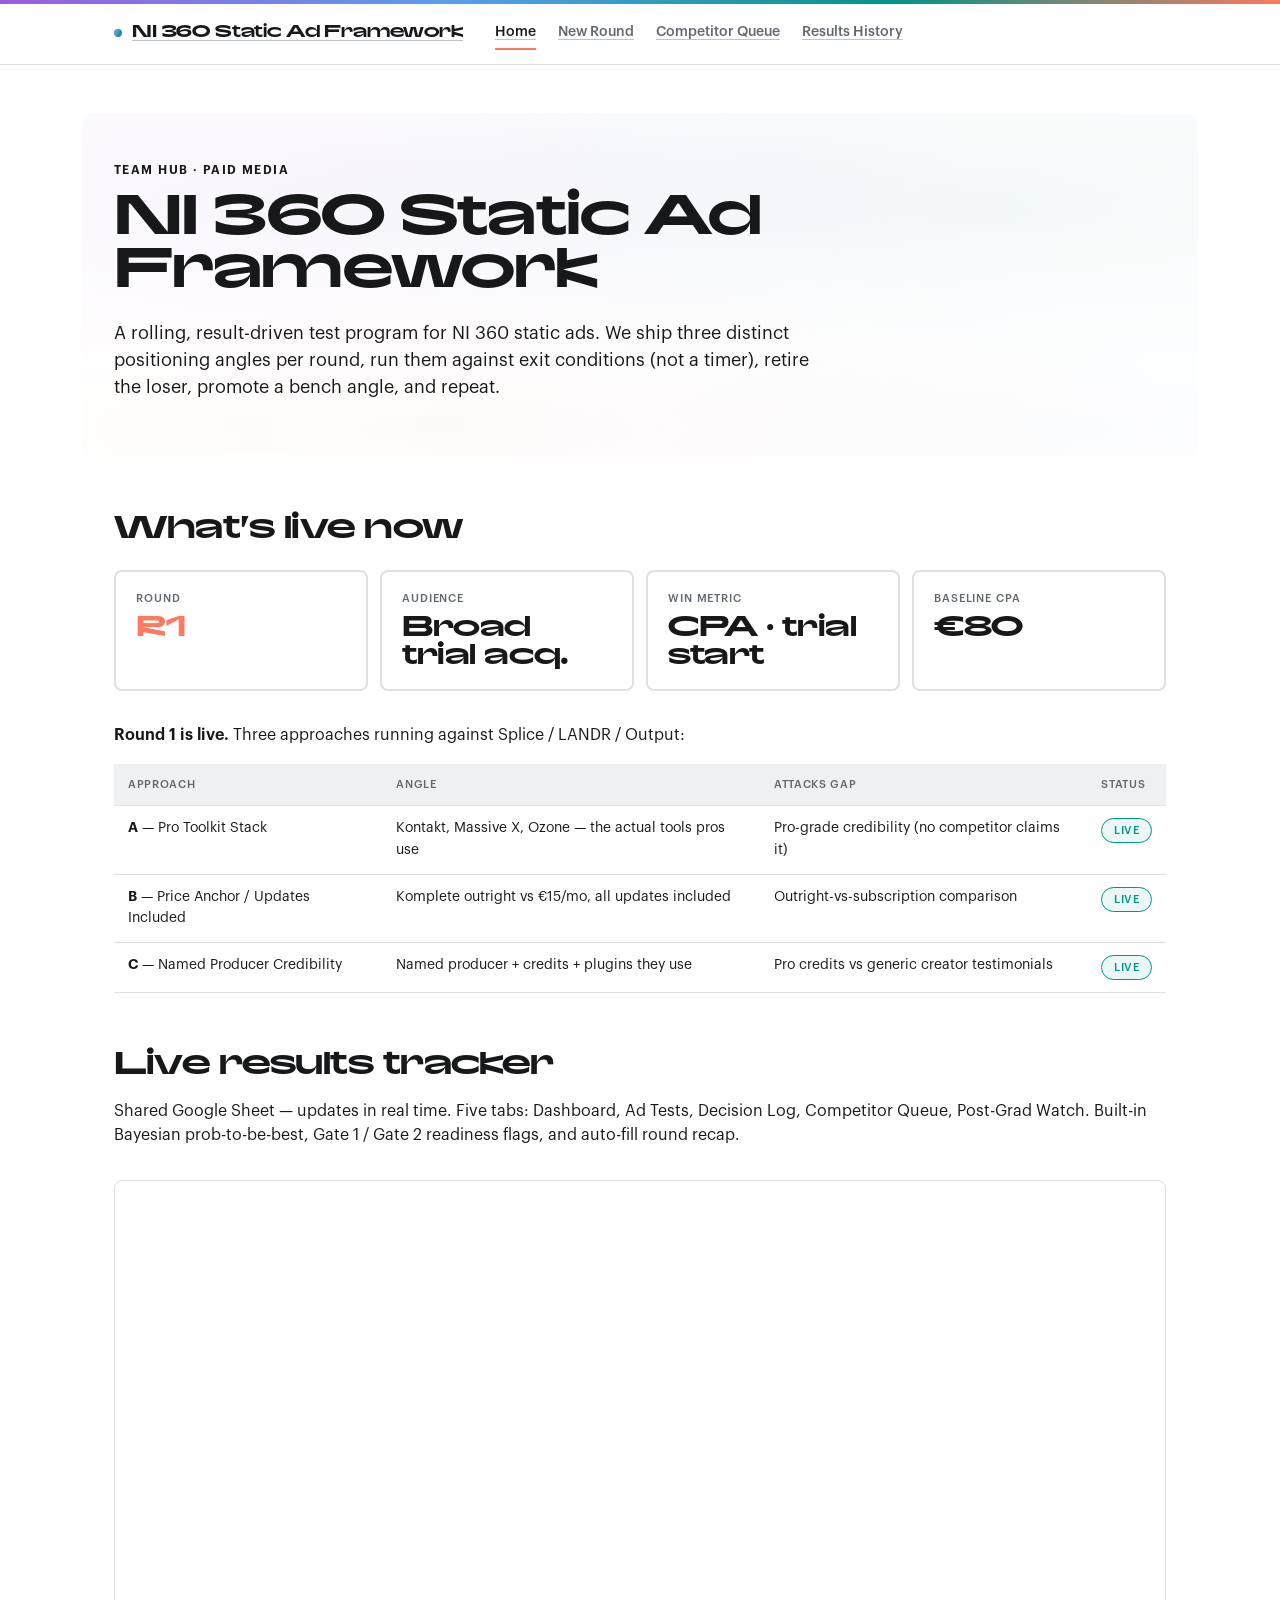
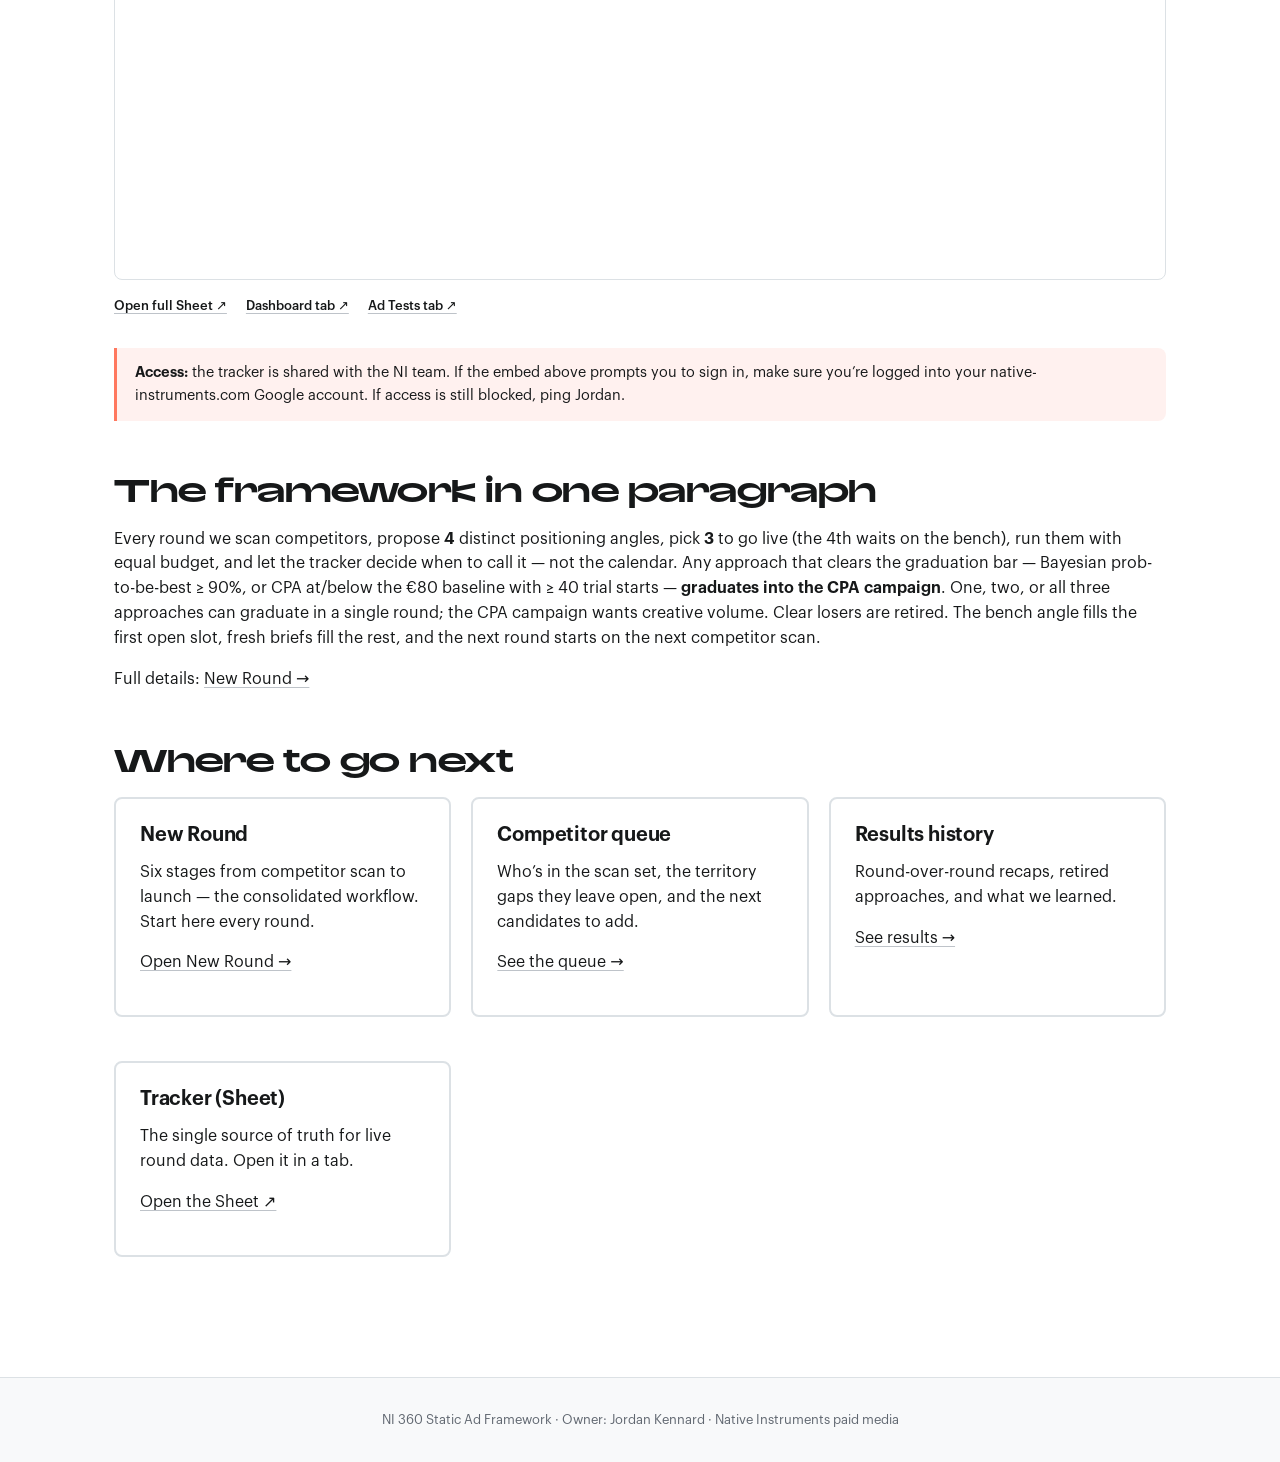
<file: index.html>
<!DOCTYPE html>
<html lang="en">
<head>
<meta charset="UTF-8">
<meta name="viewport" content="width=device-width, initial-scale=1.0">
<title>NI 360 Static Ad Framework</title>
<link rel="stylesheet" href="assets/style.css">
</head>
<body>

<header class="site">
  <div class="wrap">
    <a class="brand" href="index.html"><span class="dot"></span>NI 360 Static Ad Framework</a>
    <nav>
      <a href="index.html" class="active">Home</a>
      <a href="round.html">New Round</a>
      <a href="competitor.html">Competitor Queue</a>
      <a href="results.html">Results History</a>
    </nav>
  </div>
</header>

<main>

<section class="hero">
  <div class="eyebrow">Team hub · Paid media</div>
  <h1>NI 360 Static Ad Framework</h1>
  <p class="lede">A rolling, result-driven test program for NI 360 static ads. We ship three distinct positioning angles per round, run them against exit conditions (not a timer), retire the loser, promote a bench angle, and repeat.</p>
</section>

<h2>What&rsquo;s live now</h2>

<div class="kpis">
  <div class="kpi">
    <div class="label">Round</div>
    <div class="value accent">R1</div>
  </div>
  <div class="kpi">
    <div class="label">Audience</div>
    <div class="value">Broad trial acq.</div>
  </div>
  <div class="kpi">
    <div class="label">Win metric</div>
    <div class="value">CPA · trial start</div>
  </div>
  <div class="kpi">
    <div class="label">Baseline CPA</div>
    <div class="value">&euro;80</div>
  </div>
</div>

<p><strong>Round 1 is live.</strong> Three approaches running against Splice / LANDR / Output:</p>

<table>
  <thead>
    <tr>
      <th>Approach</th>
      <th>Angle</th>
      <th>Attacks gap</th>
      <th>Status</th>
    </tr>
  </thead>
  <tbody>
    <tr>
      <td><strong>A</strong> &mdash; Pro Toolkit Stack</td>
      <td>Kontakt, Massive X, Ozone &mdash; the actual tools pros use</td>
      <td>Pro-grade credibility (no competitor claims it)</td>
      <td><span class="pill pill-live">Live</span></td>
    </tr>
    <tr>
      <td><strong>B</strong> &mdash; Price Anchor / Updates Included</td>
      <td>Komplete outright vs &euro;15/mo, all updates included</td>
      <td>Outright-vs-subscription comparison</td>
      <td><span class="pill pill-live">Live</span></td>
    </tr>
    <tr>
      <td><strong>C</strong> &mdash; Named Producer Credibility</td>
      <td>Named producer + credits + plugins they use</td>
      <td>Pro credits vs generic creator testimonials</td>
      <td><span class="pill pill-live">Live</span></td>
    </tr>
  </tbody>
</table>

<h2>Live results tracker</h2>

<p>Shared Google Sheet &mdash; updates in real time. Five tabs: Dashboard, Ad Tests, Decision Log, Competitor Queue, Post-Grad Watch. Built-in Bayesian prob-to-be-best, Gate 1 / Gate 2 readiness flags, and auto-fill round recap.</p>

<iframe
  class="tracker-frame"
  src="https://docs.google.com/spreadsheets/d/1p_AmG7aTjeJiSifNN6ovVn6mrYgyHlk9WPwjsRECyRQ/preview?rm=minimal"
  title="NI 360 Results Tracker"
  loading="lazy"
  allowfullscreen>
</iframe>

<div class="tracker-links">
  <a href="https://docs.google.com/spreadsheets/d/1p_AmG7aTjeJiSifNN6ovVn6mrYgyHlk9WPwjsRECyRQ/edit" target="_blank" rel="noopener">Open full Sheet &#x2197;</a>
  <a href="https://docs.google.com/spreadsheets/d/1p_AmG7aTjeJiSifNN6ovVn6mrYgyHlk9WPwjsRECyRQ/edit?gid=0" target="_blank" rel="noopener">Dashboard tab &#x2197;</a>
  <a href="https://docs.google.com/spreadsheets/d/1p_AmG7aTjeJiSifNN6ovVn6mrYgyHlk9WPwjsRECyRQ/edit?gid=1357833521" target="_blank" rel="noopener">Ad Tests tab &#x2197;</a>
</div>

<div class="callout">
  <strong>Access:</strong> the tracker is shared with the NI team. If the embed above prompts you to sign in, make sure you&rsquo;re logged into your native-instruments.com Google account. If access is still blocked, ping Jordan.
</div>

<h2>The framework in one paragraph</h2>

<p>Every round we scan competitors, propose <strong>4</strong> distinct positioning angles, pick <strong>3</strong> to go live (the 4th waits on the bench), run them with equal budget, and let the tracker decide when to call it &mdash; not the calendar. Any approach that clears the graduation bar &mdash; Bayesian prob-to-be-best &ge; 90%, or CPA at/below the &euro;80 baseline with &ge; 40 trial starts &mdash; <strong>graduates into the CPA campaign</strong>. One, two, or all three approaches can graduate in a single round; the CPA campaign wants creative volume. Clear losers are retired. The bench angle fills the first open slot, fresh briefs fill the rest, and the next round starts on the next competitor scan.</p>

<p>Full details: <a href="round.html">New Round &rarr;</a></p>

<h2>Where to go next</h2>

<div class="grid-3">
  <div class="card">
    <h3>New Round</h3>
    <p>Six stages from competitor scan to launch &mdash; the consolidated workflow. Start here every round.</p>
    <p><a href="round.html">Open New Round &rarr;</a></p>
  </div>
  <div class="card">
    <h3>Competitor queue</h3>
    <p>Who&rsquo;s in the scan set, the territory gaps they leave open, and the next candidates to add.</p>
    <p><a href="competitor.html">See the queue &rarr;</a></p>
  </div>
  <div class="card">
    <h3>Results history</h3>
    <p>Round-over-round recaps, retired approaches, and what we learned.</p>
    <p><a href="results.html">See results &rarr;</a></p>
  </div>
  <div class="card">
    <h3>Tracker (Sheet)</h3>
    <p>The single source of truth for live round data. Open it in a tab.</p>
    <p><a href="https://docs.google.com/spreadsheets/d/1p_AmG7aTjeJiSifNN6ovVn6mrYgyHlk9WPwjsRECyRQ/edit" target="_blank" rel="noopener">Open the Sheet &#x2197;</a></p>
  </div>
</div>

</main>

<footer class="site">
  NI 360 Static Ad Framework &middot; Owner: Jordan Kennard &middot; Native Instruments paid media
</footer>

</body>
</html>
</file>
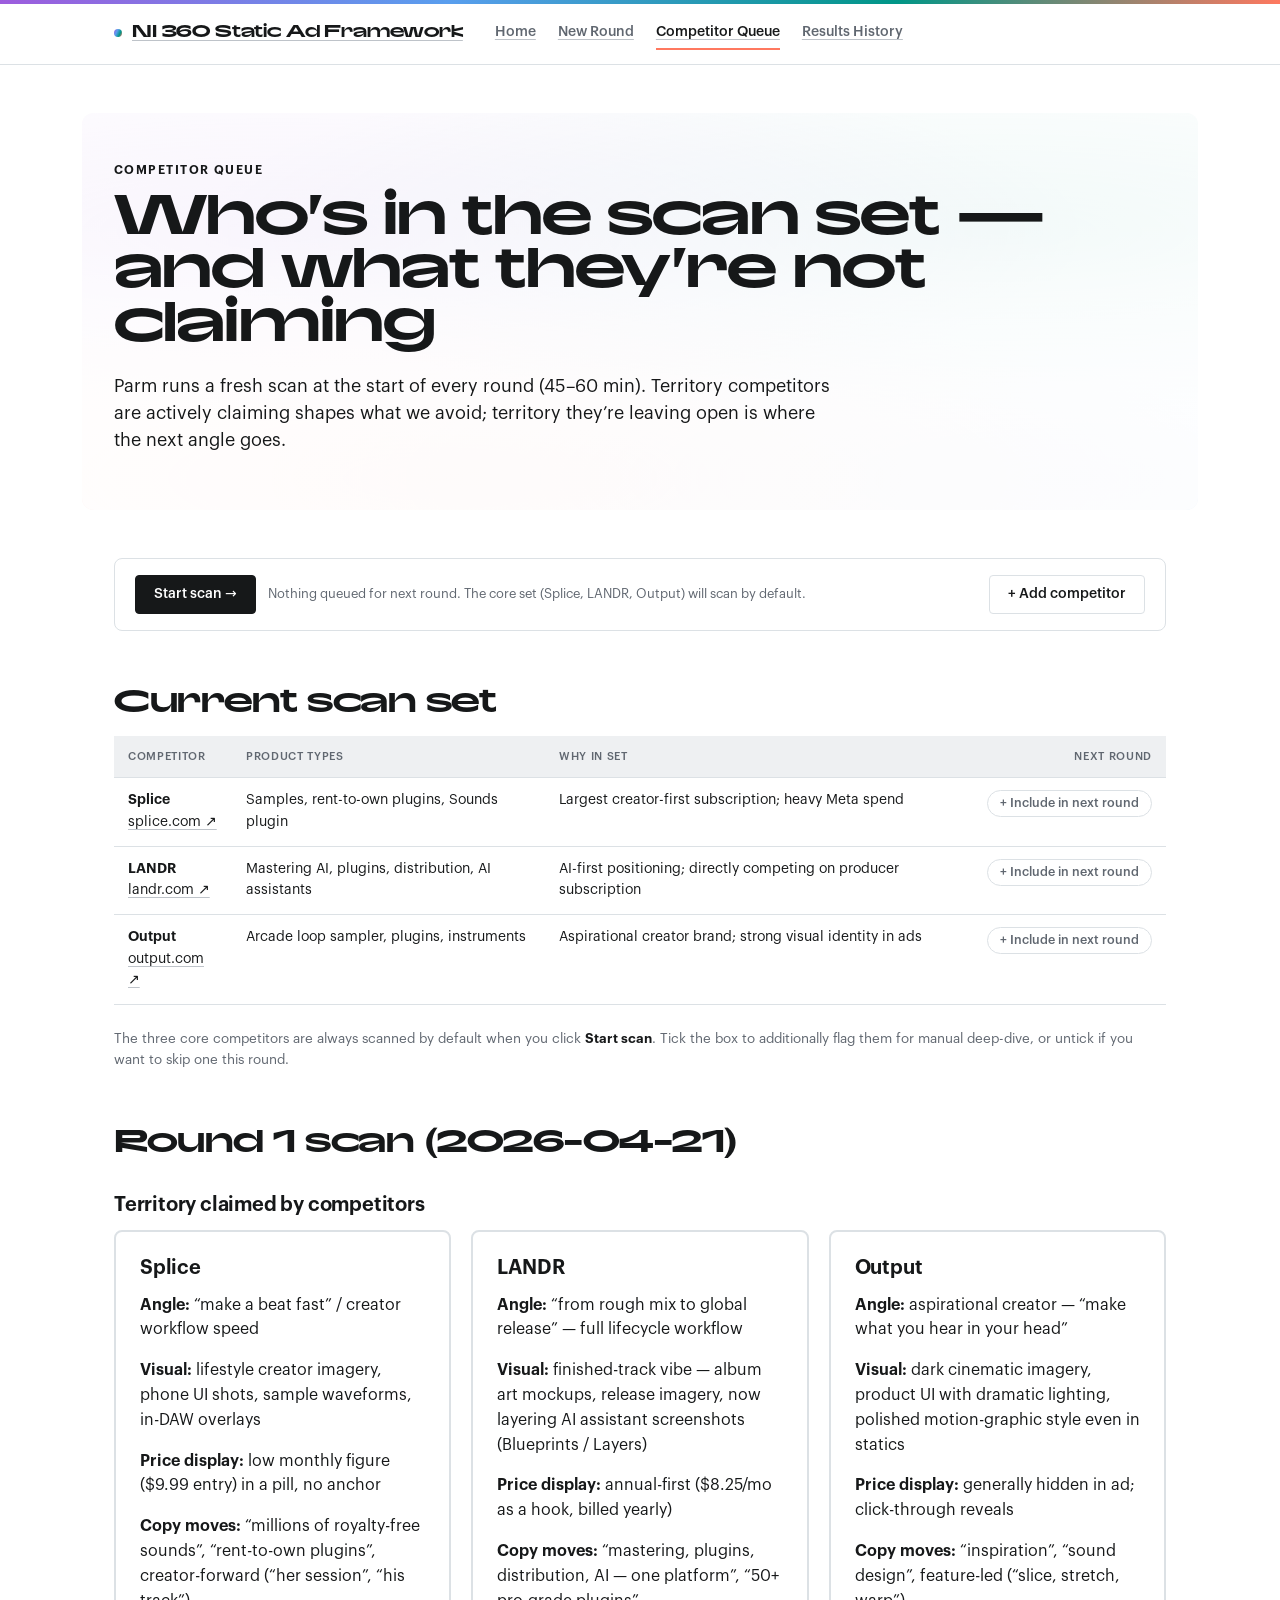
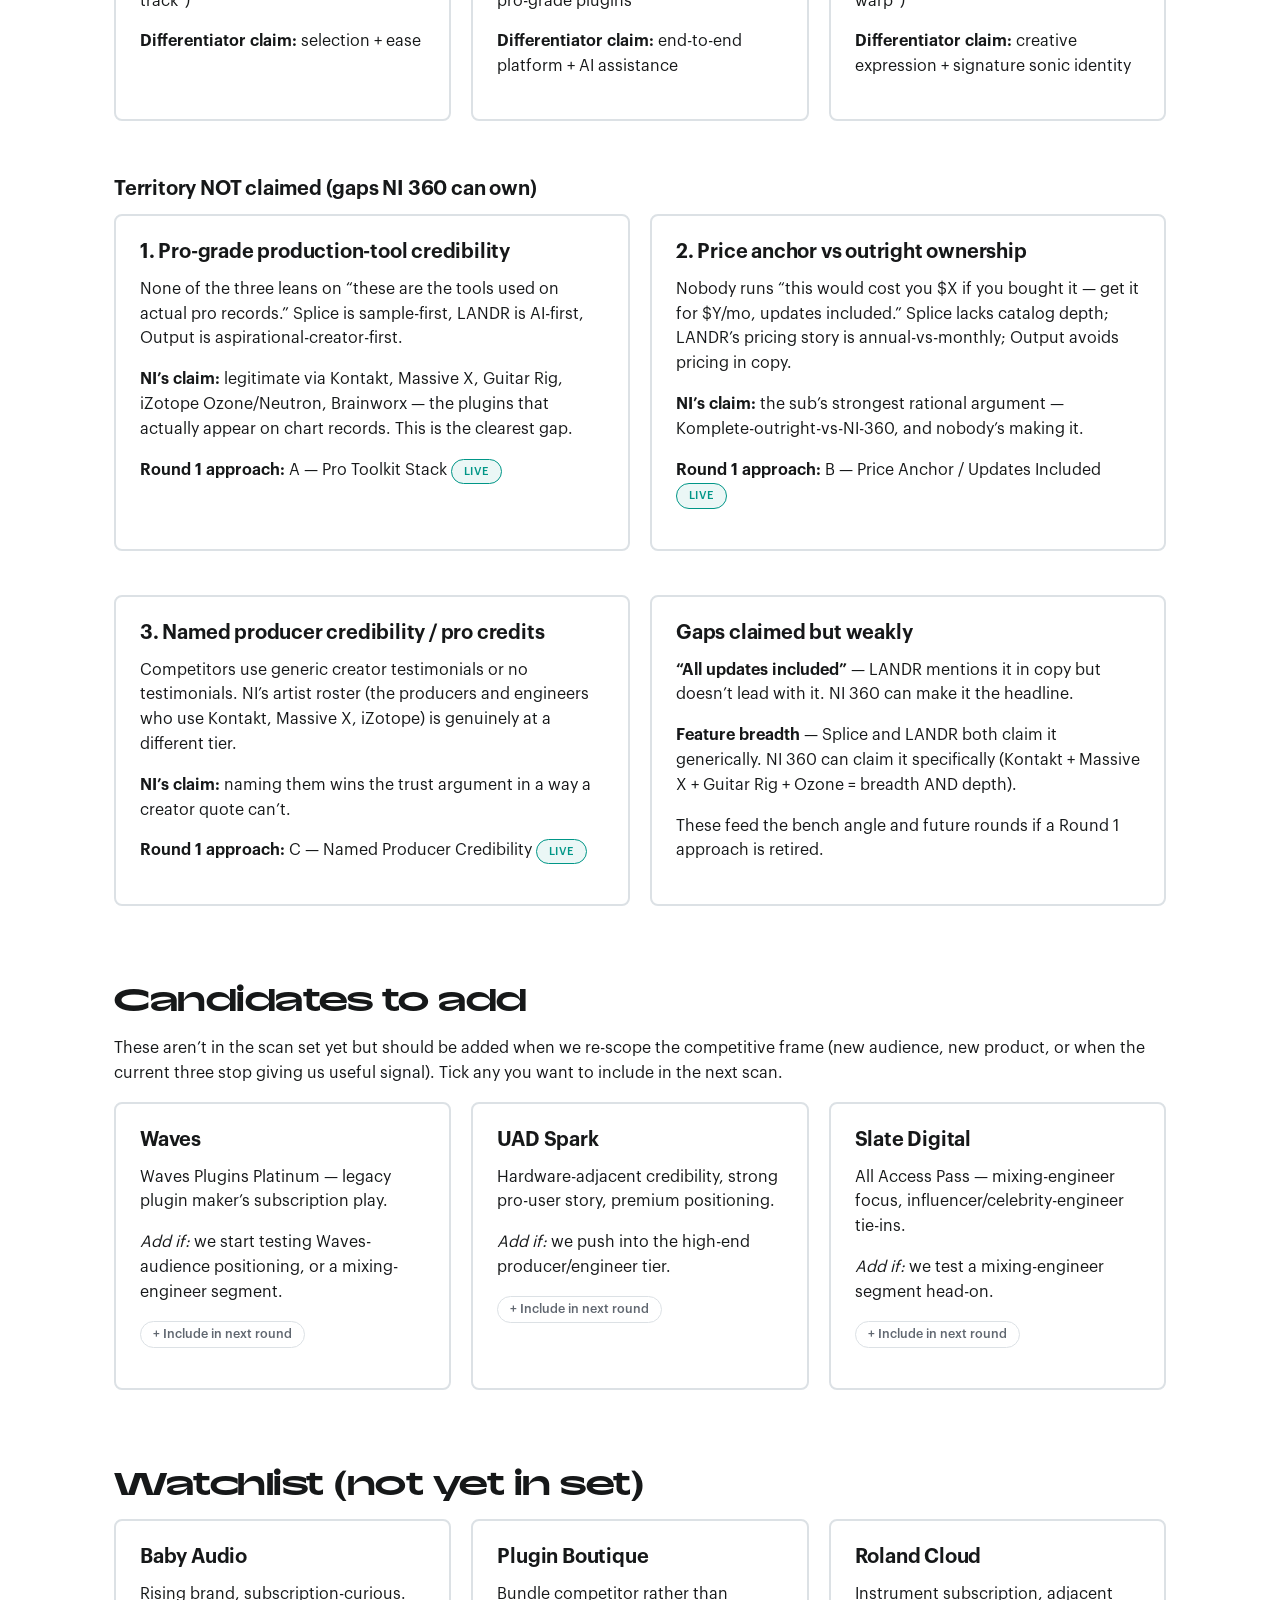
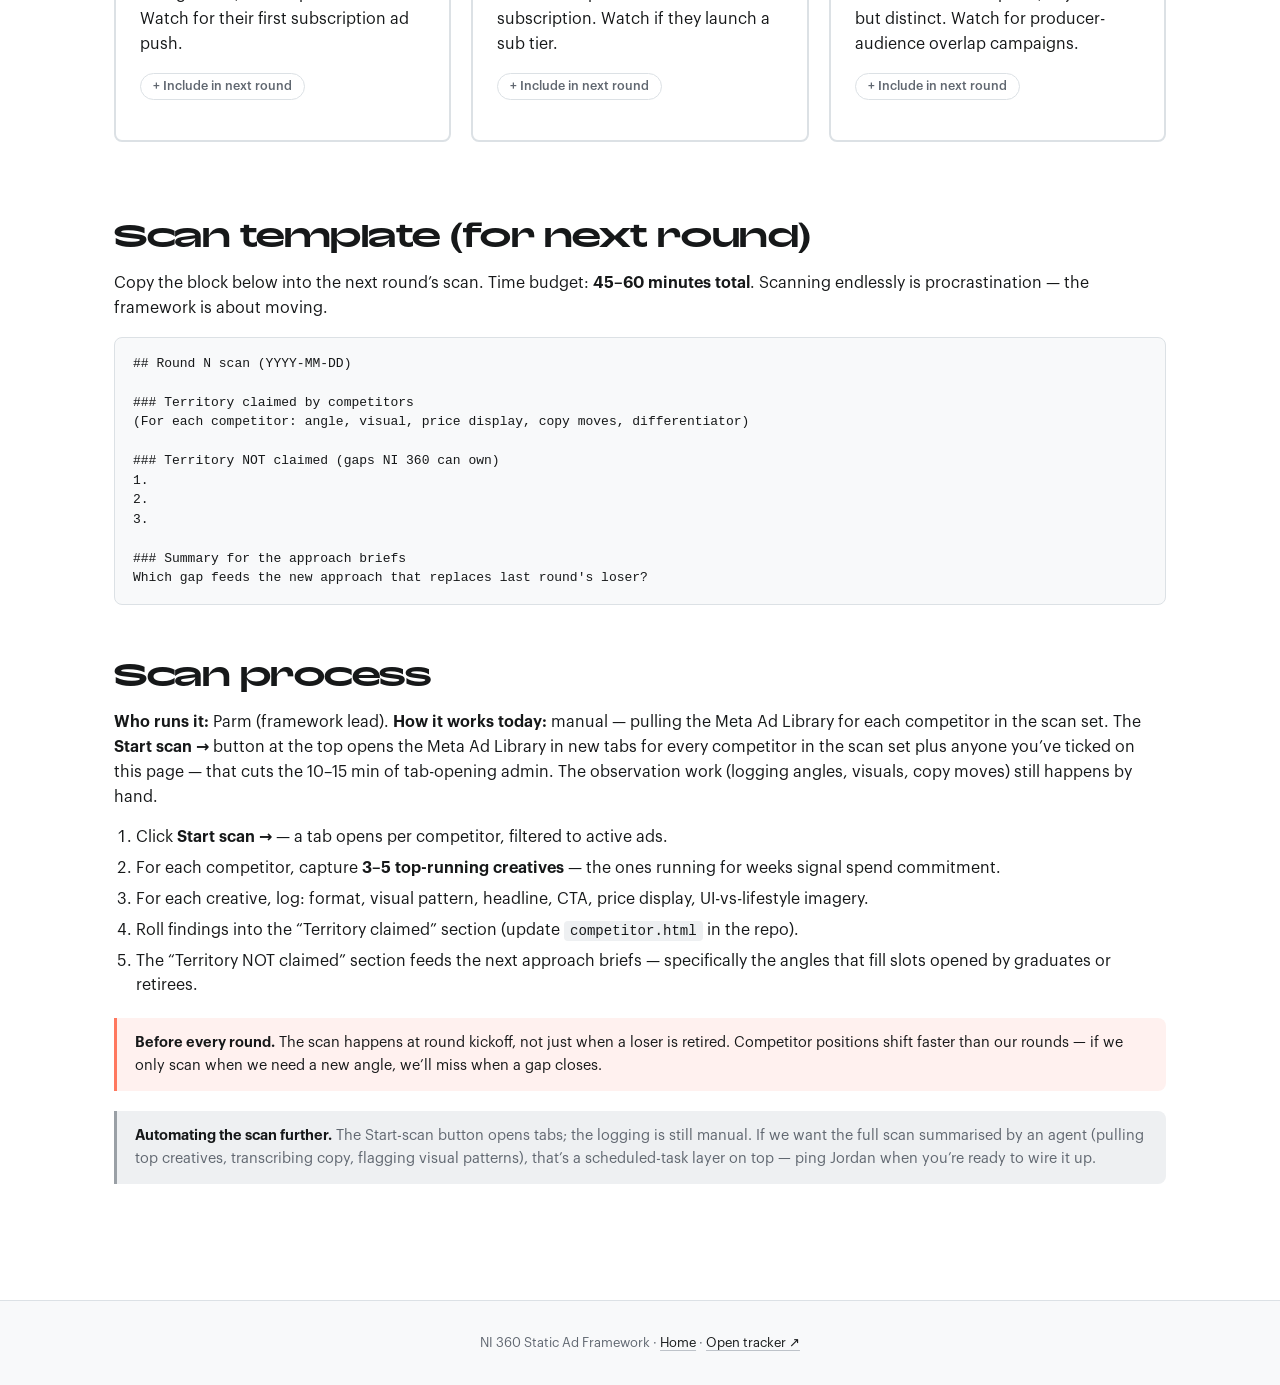
<file: competitor.html>
<!DOCTYPE html>
<html lang="en">
<head>
<meta charset="UTF-8">
<meta name="viewport" content="width=device-width, initial-scale=1.0">
<title>Competitor Queue · NI 360 Static Ad Framework</title>
<link rel="stylesheet" href="assets/style.css">
</head>
<body>

<header class="site">
  <div class="wrap">
    <a class="brand" href="index.html"><span class="dot"></span>NI 360 Static Ad Framework</a>
    <nav>
      <a href="index.html">Home</a>
      <a href="round.html">New Round</a>
      <a href="competitor.html" class="active">Competitor Queue</a>
      <a href="results.html">Results History</a>
    </nav>
  </div>
</header>

<main>

<section class="hero">
  <div class="eyebrow">Competitor queue</div>
  <h1>Who&rsquo;s in the scan set &mdash; and what they&rsquo;re not claiming</h1>
  <p class="lede">Parm runs a fresh scan at the start of every round (45&ndash;60 min). Territory competitors are actively claiming shapes what we avoid; territory they&rsquo;re leaving open is where the next angle goes.</p>
</section>

<div class="scan-controls">
  <button type="button" class="btn btn-primary" id="btn-start-scan">Start scan &rarr;</button>
  <div id="queue-summary">Nothing queued for next round.</div>
  <button type="button" class="btn" id="btn-add-competitor">+ Add competitor</button>
</div>

<div class="add-form" id="add-form">
  <h3>Add a competitor</h3>
  <p style="color: var(--text-muted); font-size: 13.5px; margin-top: -6px;">Fills in below in the &ldquo;Added this session&rdquo; section. Click <strong>Copy HTML for repo</strong> to get the snippet &mdash; Parm/Jordan commits it into <code>competitor.html</code> to persist for the team.</p>
  <form id="f-add" autocomplete="off">
    <label for="f-name">Name</label>
    <input id="f-name" name="name" placeholder="e.g. Waves" required />
    <label for="f-url">URL (optional)</label>
    <input id="f-url" name="url" placeholder="e.g. https://waves.com" />
    <label for="f-products">Product types</label>
    <input id="f-products" name="products" placeholder="e.g. Plugin subscription (Waves Platinum)" />
    <label for="f-why">Why add them</label>
    <input id="f-why" name="why" placeholder="e.g. Mixing-engineer audience; subscription-first plugin catalogue" />
    <div class="form-actions">
      <button type="submit" class="btn btn-primary">Add to candidates</button>
      <button type="button" class="btn btn-ghost" id="btn-cancel-add">Cancel</button>
    </div>
  </form>
</div>

<h2>Current scan set</h2>

<table>
  <thead>
    <tr>
      <th>Competitor</th>
      <th>Product types</th>
      <th>Why in set</th>
      <th class="tick-cell">Next round</th>
    </tr>
  </thead>
  <tbody>
    <tr>
      <td><strong>Splice</strong><br><a href="https://splice.com" target="_blank" rel="noopener">splice.com &#x2197;</a></td>
      <td>Samples, rent-to-own plugins, Sounds plugin</td>
      <td>Largest creator-first subscription; heavy Meta spend</td>
      <td class="tick-cell"><button class="tick-btn" data-competitor-id="splice" data-competitor-name="Splice">+ Include in next round</button></td>
    </tr>
    <tr>
      <td><strong>LANDR</strong><br><a href="https://landr.com" target="_blank" rel="noopener">landr.com &#x2197;</a></td>
      <td>Mastering AI, plugins, distribution, AI assistants</td>
      <td>AI-first positioning; directly competing on producer subscription</td>
      <td class="tick-cell"><button class="tick-btn" data-competitor-id="landr" data-competitor-name="LANDR">+ Include in next round</button></td>
    </tr>
    <tr>
      <td><strong>Output</strong><br><a href="https://output.com" target="_blank" rel="noopener">output.com &#x2197;</a></td>
      <td>Arcade loop sampler, plugins, instruments</td>
      <td>Aspirational creator brand; strong visual identity in ads</td>
      <td class="tick-cell"><button class="tick-btn" data-competitor-id="output" data-competitor-name="Output">+ Include in next round</button></td>
    </tr>
  </tbody>
</table>

<p style="font-size: 13.5px; color: var(--text-muted);">The three core competitors are always scanned by default when you click <strong>Start scan</strong>. Tick the box to additionally flag them for manual deep-dive, or untick if you want to skip one this round.</p>

<h2>Round 1 scan (2026-04-21)</h2>

<h3>Territory claimed by competitors</h3>

<div class="grid-3">
  <div class="card">
    <h3>Splice</h3>
    <p><strong>Angle:</strong> &ldquo;make a beat fast&rdquo; / creator workflow speed</p>
    <p><strong>Visual:</strong> lifestyle creator imagery, phone UI shots, sample waveforms, in-DAW overlays</p>
    <p><strong>Price display:</strong> low monthly figure ($9.99 entry) in a pill, no anchor</p>
    <p><strong>Copy moves:</strong> &ldquo;millions of royalty-free sounds&rdquo;, &ldquo;rent-to-own plugins&rdquo;, creator-forward (&ldquo;her session&rdquo;, &ldquo;his track&rdquo;)</p>
    <p><strong>Differentiator claim:</strong> selection + ease</p>
  </div>

  <div class="card">
    <h3>LANDR</h3>
    <p><strong>Angle:</strong> &ldquo;from rough mix to global release&rdquo; &mdash; full lifecycle workflow</p>
    <p><strong>Visual:</strong> finished-track vibe &mdash; album art mockups, release imagery, now layering AI assistant screenshots (Blueprints / Layers)</p>
    <p><strong>Price display:</strong> annual-first ($8.25/mo as a hook, billed yearly)</p>
    <p><strong>Copy moves:</strong> &ldquo;mastering, plugins, distribution, AI &mdash; one platform&rdquo;, &ldquo;50+ pro-grade plugins&rdquo;</p>
    <p><strong>Differentiator claim:</strong> end-to-end platform + AI assistance</p>
  </div>

  <div class="card">
    <h3>Output</h3>
    <p><strong>Angle:</strong> aspirational creator &mdash; &ldquo;make what you hear in your head&rdquo;</p>
    <p><strong>Visual:</strong> dark cinematic imagery, product UI with dramatic lighting, polished motion-graphic style even in statics</p>
    <p><strong>Price display:</strong> generally hidden in ad; click-through reveals</p>
    <p><strong>Copy moves:</strong> &ldquo;inspiration&rdquo;, &ldquo;sound design&rdquo;, feature-led (&ldquo;slice, stretch, warp&rdquo;)</p>
    <p><strong>Differentiator claim:</strong> creative expression + signature sonic identity</p>
  </div>
</div>

<h3>Territory NOT claimed (gaps NI 360 can own)</h3>

<div class="grid-2">
  <div class="card">
    <h3>1. Pro-grade production-tool credibility</h3>
    <p>None of the three leans on &ldquo;these are the tools used on actual pro records.&rdquo; Splice is sample-first, LANDR is AI-first, Output is aspirational-creator-first.</p>
    <p><strong>NI&rsquo;s claim:</strong> legitimate via Kontakt, Massive X, Guitar Rig, iZotope Ozone/Neutron, Brainworx &mdash; the plugins that actually appear on chart records. This is the clearest gap.</p>
    <p><strong>Round 1 approach:</strong> A &mdash; Pro Toolkit Stack <span class="pill pill-live">Live</span></p>
  </div>

  <div class="card">
    <h3>2. Price anchor vs outright ownership</h3>
    <p>Nobody runs &ldquo;this would cost you $X if you bought it &mdash; get it for $Y/mo, updates included.&rdquo; Splice lacks catalog depth; LANDR&rsquo;s pricing story is annual-vs-monthly; Output avoids pricing in copy.</p>
    <p><strong>NI&rsquo;s claim:</strong> the sub&rsquo;s strongest rational argument &mdash; Komplete-outright-vs-NI-360, and nobody&rsquo;s making it.</p>
    <p><strong>Round 1 approach:</strong> B &mdash; Price Anchor / Updates Included <span class="pill pill-live">Live</span></p>
  </div>

  <div class="card">
    <h3>3. Named producer credibility / pro credits</h3>
    <p>Competitors use generic creator testimonials or no testimonials. NI&rsquo;s artist roster (the producers and engineers who use Kontakt, Massive X, iZotope) is genuinely at a different tier.</p>
    <p><strong>NI&rsquo;s claim:</strong> naming them wins the trust argument in a way a creator quote can&rsquo;t.</p>
    <p><strong>Round 1 approach:</strong> C &mdash; Named Producer Credibility <span class="pill pill-live">Live</span></p>
  </div>

  <div class="card">
    <h3>Gaps claimed but weakly</h3>
    <p><strong>&ldquo;All updates included&rdquo;</strong> &mdash; LANDR mentions it in copy but doesn&rsquo;t lead with it. NI 360 can make it the headline.</p>
    <p><strong>Feature breadth</strong> &mdash; Splice and LANDR both claim it generically. NI 360 can claim it specifically (Kontakt + Massive X + Guitar Rig + Ozone = breadth AND depth).</p>
    <p>These feed the bench angle and future rounds if a Round 1 approach is retired.</p>
  </div>
</div>

<h2>Candidates to add</h2>

<p>These aren&rsquo;t in the scan set yet but should be added when we re-scope the competitive frame (new audience, new product, or when the current three stop giving us useful signal). Tick any you want to include in the next scan.</p>

<div class="grid-3">
  <div class="card">
    <h3>Waves</h3>
    <p>Waves Plugins Platinum &mdash; legacy plugin maker&rsquo;s subscription play.</p>
    <p><em>Add if:</em> we start testing Waves-audience positioning, or a mixing-engineer segment.</p>
    <p><button class="tick-btn" data-competitor-id="waves" data-competitor-name="Waves">+ Include in next round</button></p>
  </div>
  <div class="card">
    <h3>UAD Spark</h3>
    <p>Hardware-adjacent credibility, strong pro-user story, premium positioning.</p>
    <p><em>Add if:</em> we push into the high-end producer/engineer tier.</p>
    <p><button class="tick-btn" data-competitor-id="uad-spark" data-competitor-name="UAD Spark">+ Include in next round</button></p>
  </div>
  <div class="card">
    <h3>Slate Digital</h3>
    <p>All Access Pass &mdash; mixing-engineer focus, influencer/celebrity-engineer tie-ins.</p>
    <p><em>Add if:</em> we test a mixing-engineer segment head-on.</p>
    <p><button class="tick-btn" data-competitor-id="slate-digital" data-competitor-name="Slate Digital">+ Include in next round</button></p>
  </div>
</div>

<div id="added-competitors"></div>

<h2>Watchlist (not yet in set)</h2>

<div class="grid-3">
  <div class="card">
    <h3>Baby Audio</h3>
    <p>Rising brand, subscription-curious. Watch for their first subscription ad push.</p>
    <p><button class="tick-btn" data-competitor-id="baby-audio" data-competitor-name="Baby Audio">+ Include in next round</button></p>
  </div>
  <div class="card">
    <h3>Plugin Boutique</h3>
    <p>Bundle competitor rather than subscription. Watch if they launch a sub tier.</p>
    <p><button class="tick-btn" data-competitor-id="plugin-boutique" data-competitor-name="Plugin Boutique">+ Include in next round</button></p>
  </div>
  <div class="card">
    <h3>Roland Cloud</h3>
    <p>Instrument subscription, adjacent but distinct. Watch for producer-audience overlap campaigns.</p>
    <p><button class="tick-btn" data-competitor-id="roland-cloud" data-competitor-name="Roland Cloud">+ Include in next round</button></p>
  </div>
</div>

<h2>Scan template (for next round)</h2>

<p>Copy the block below into the next round&rsquo;s scan. Time budget: <strong>45&ndash;60 minutes total</strong>. Scanning endlessly is procrastination &mdash; the framework is about moving.</p>

<pre>
## Round N scan (YYYY-MM-DD)

### Territory claimed by competitors
(For each competitor: angle, visual, price display, copy moves, differentiator)

### Territory NOT claimed (gaps NI 360 can own)
1.
2.
3.

### Summary for the approach briefs
Which gap feeds the new approach that replaces last round's loser?
</pre>

<h2>Scan process</h2>

<p><strong>Who runs it:</strong> Parm (framework lead). <strong>How it works today:</strong> manual &mdash; pulling the Meta Ad Library for each competitor in the scan set. The <strong>Start scan &rarr;</strong> button at the top opens the Meta Ad Library in new tabs for every competitor in the scan set plus anyone you&rsquo;ve ticked on this page &mdash; that cuts the 10&ndash;15 min of tab-opening admin. The observation work (logging angles, visuals, copy moves) still happens by hand.</p>

<ol>
  <li>Click <strong>Start scan &rarr;</strong> &mdash; a tab opens per competitor, filtered to active ads.</li>
  <li>For each competitor, capture <strong>3&ndash;5 top-running creatives</strong> &mdash; the ones running for weeks signal spend commitment.</li>
  <li>For each creative, log: format, visual pattern, headline, CTA, price display, UI-vs-lifestyle imagery.</li>
  <li>Roll findings into the &ldquo;Territory claimed&rdquo; section (update <code>competitor.html</code> in the repo).</li>
  <li>The &ldquo;Territory NOT claimed&rdquo; section feeds the next approach briefs &mdash; specifically the angles that fill slots opened by graduates or retirees.</li>
</ol>

<div class="callout">
  <strong>Before every round.</strong> The scan happens at round kickoff, not just when a loser is retired. Competitor positions shift faster than our rounds &mdash; if we only scan when we need a new angle, we&rsquo;ll miss when a gap closes.
</div>

<div class="callout dim">
  <strong>Automating the scan further.</strong> The Start-scan button opens tabs; the logging is still manual. If we want the full scan summarised by an agent (pulling top creatives, transcribing copy, flagging visual patterns), that&rsquo;s a scheduled-task layer on top &mdash; ping Jordan when you&rsquo;re ready to wire it up.
</div>

</main>

<footer class="site">
  NI 360 Static Ad Framework &middot; <a href="index.html">Home</a> &middot; <a href="https://docs.google.com/spreadsheets/d/1p_AmG7aTjeJiSifNN6ovVn6mrYgyHlk9WPwjsRECyRQ/edit" target="_blank" rel="noopener">Open tracker &#x2197;</a>
</footer>

<script>
(function () {
  var QKEY = 'ni360-queue-v1';
  var AKEY = 'ni360-added-v1';

  function getQueue() {
    try { return JSON.parse(localStorage.getItem(QKEY) || '[]'); }
    catch (e) { return []; }
  }
  function setQueue(ids) {
    localStorage.setItem(QKEY, JSON.stringify(ids));
    renderAll();
  }
  function toggleQueue(id) {
    var q = getQueue();
    var i = q.indexOf(id);
    if (i >= 0) q.splice(i, 1);
    else q.push(id);
    setQueue(q);
  }
  function getAdded() {
    try { return JSON.parse(localStorage.getItem(AKEY) || '[]'); }
    catch (e) { return []; }
  }
  function setAdded(list) {
    localStorage.setItem(AKEY, JSON.stringify(list));
    renderAll();
  }
  function esc(s) {
    return String(s == null ? '' : s).replace(/[&<>"']/g, function (m) {
      return { '&': '&amp;', '<': '&lt;', '>': '&gt;', '"': '&quot;', "'": '&#39;' }[m];
    });
  }
  function nameOf(id) {
    var btn = document.querySelector('[data-competitor-id="' + id + '"]');
    return btn ? btn.dataset.competitorName : id;
  }

  function renderTicks() {
    var q = getQueue();
    Array.prototype.forEach.call(document.querySelectorAll('.tick-btn'), function (btn) {
      var id = btn.dataset.competitorId;
      if (q.indexOf(id) >= 0) {
        btn.classList.add('ticked');
        btn.innerHTML = '\u2713 Queued for next round';
      } else {
        btn.classList.remove('ticked');
        btn.textContent = '+ Include in next round';
      }
    });
  }

  function renderSummary() {
    var el = document.getElementById('queue-summary');
    if (!el) return;
    var q = getQueue();
    if (q.length === 0) {
      el.innerHTML = 'Nothing queued for next round. The core set (Splice, LANDR, Output) will scan by default.';
      return;
    }
    var names = q.map(nameOf).filter(Boolean);
    el.innerHTML = '<strong>' + q.length + ' queued</strong> for next round: ' + esc(names.join(', '));
  }

  function renderAdded() {
    var container = document.getElementById('added-competitors');
    if (!container) return;
    var added = getAdded();
    if (added.length === 0) {
      container.innerHTML = '';
      return;
    }
    var html = '<h3 style="margin-top: 32px;">Added this session <span style="color: var(--warn); font-size: 12px; text-transform: uppercase; letter-spacing: 0.06em; margin-left: 10px;">Local only &mdash; commit to persist</span></h3>';
    html += '<div class="grid-3">';
    added.forEach(function (c, i) {
      var id = 'added-' + i;
      html += '<div class="card">';
      html += '<h3>' + esc(c.name) + '</h3>';
      if (c.url) html += '<p><a href="' + esc(c.url) + '" target="_blank" rel="noopener">' + esc(c.url.replace(/^https?:\/\//, '')) + ' \u2197</a></p>';
      if (c.products) html += '<p>' + esc(c.products) + '</p>';
      if (c.why) html += '<p><em>' + esc(c.why) + '</em></p>';
      html += '<p><button class="tick-btn" data-competitor-id="' + esc(id) + '" data-competitor-name="' + esc(c.name) + '">+ Include in next round</button></p>';
      html += '<p><button class="btn btn-ghost btn-copy" data-idx="' + i + '" style="font-size: 12px; padding: 6px 10px;">Copy HTML for repo</button> <button class="btn btn-ghost btn-remove" data-idx="' + i + '" style="font-size: 12px; padding: 6px 10px;">Remove</button></p>';
      html += '</div>';
    });
    html += '</div>';
    container.innerHTML = html;
    renderTicks();
  }

  function renderAll() {
    renderTicks();
    renderSummary();
    renderAdded();
  }

  function startScan() {
    var q = getQueue();
    var defaults = ['splice', 'landr', 'output'];
    var all = defaults.slice();
    q.forEach(function (id) { if (all.indexOf(id) < 0) all.push(id); });
    var names = all.map(nameOf);
    var ok = window.confirm('Open Meta Ad Library for ' + all.length + ' competitors?\n\n' + names.join(', ') + '\n\n(Filtered to active ads. Pop-up blocker may prompt.)');
    if (!ok) return;
    all.forEach(function (id) {
      var name = nameOf(id);
      var url = 'https://www.facebook.com/ads/library/?active_status=active&ad_type=all&country=ALL&q=' + encodeURIComponent(name) + '&search_type=keyword_unordered&media_type=all';
      window.open(url, '_blank', 'noopener');
    });
  }

  function copySnippet(i) {
    var added = getAdded();
    var c = added[i];
    if (!c) return null;
    var snippet =
      '  <div class="card">\n' +
      '    <h3>' + c.name + '</h3>\n' +
      (c.url ? '    <p><a href="' + c.url + '" target="_blank" rel="noopener">' + c.url.replace(/^https?:\/\//, '') + ' &#x2197;</a></p>\n' : '') +
      (c.products ? '    <p>' + c.products + '</p>\n' : '') +
      (c.why ? '    <p><em>Add if:</em> ' + c.why + '</p>\n' : '') +
      '    <p><button class="tick-btn" data-competitor-id="' + c.name.toLowerCase().replace(/[^a-z0-9]+/g, '-') + '" data-competitor-name="' + c.name + '">+ Include in next round</button></p>\n' +
      '  </div>';
    return snippet;
  }

  document.addEventListener('click', function (e) {
    var tick = e.target.closest && e.target.closest('.tick-btn');
    if (tick) {
      toggleQueue(tick.dataset.competitorId);
      return;
    }
    if (e.target.id === 'btn-start-scan') { startScan(); return; }
    if (e.target.id === 'btn-add-competitor') {
      document.getElementById('add-form').classList.add('open');
      document.getElementById('f-name').focus();
      return;
    }
    if (e.target.id === 'btn-cancel-add') {
      document.getElementById('add-form').classList.remove('open');
      document.getElementById('f-add').reset();
      return;
    }
    if (e.target.classList && e.target.classList.contains('btn-copy')) {
      var idx = parseInt(e.target.dataset.idx, 10);
      var snippet = copySnippet(idx);
      if (!snippet) return;
      if (navigator.clipboard && navigator.clipboard.writeText) {
        navigator.clipboard.writeText(snippet).then(function () {
          var t = e.target;
          var orig = t.textContent;
          t.textContent = '\u2713 Copied';
          setTimeout(function () { t.textContent = orig; }, 1600);
        });
      } else {
        window.prompt('Copy this HTML and paste it into competitor.html:', snippet);
      }
      return;
    }
    if (e.target.classList && e.target.classList.contains('btn-remove')) {
      var idx2 = parseInt(e.target.dataset.idx, 10);
      var added = getAdded();
      added.splice(idx2, 1);
      setAdded(added);
      return;
    }
  });

  document.addEventListener('submit', function (e) {
    if (e.target.id !== 'f-add') return;
    e.preventDefault();
    var fd = new FormData(e.target);
    var c = {
      name: String(fd.get('name') || '').trim(),
      url: String(fd.get('url') || '').trim(),
      products: String(fd.get('products') || '').trim(),
      why: String(fd.get('why') || '').trim()
    };
    if (!c.name) return;
    var added = getAdded();
    added.push(c);
    setAdded(added);
    e.target.reset();
    document.getElementById('add-form').classList.remove('open');
  });

  if (document.readyState === 'loading') {
    document.addEventListener('DOMContentLoaded', renderAll);
  } else {
    renderAll();
  }
})();
</script>

</body>
</html>
</file>
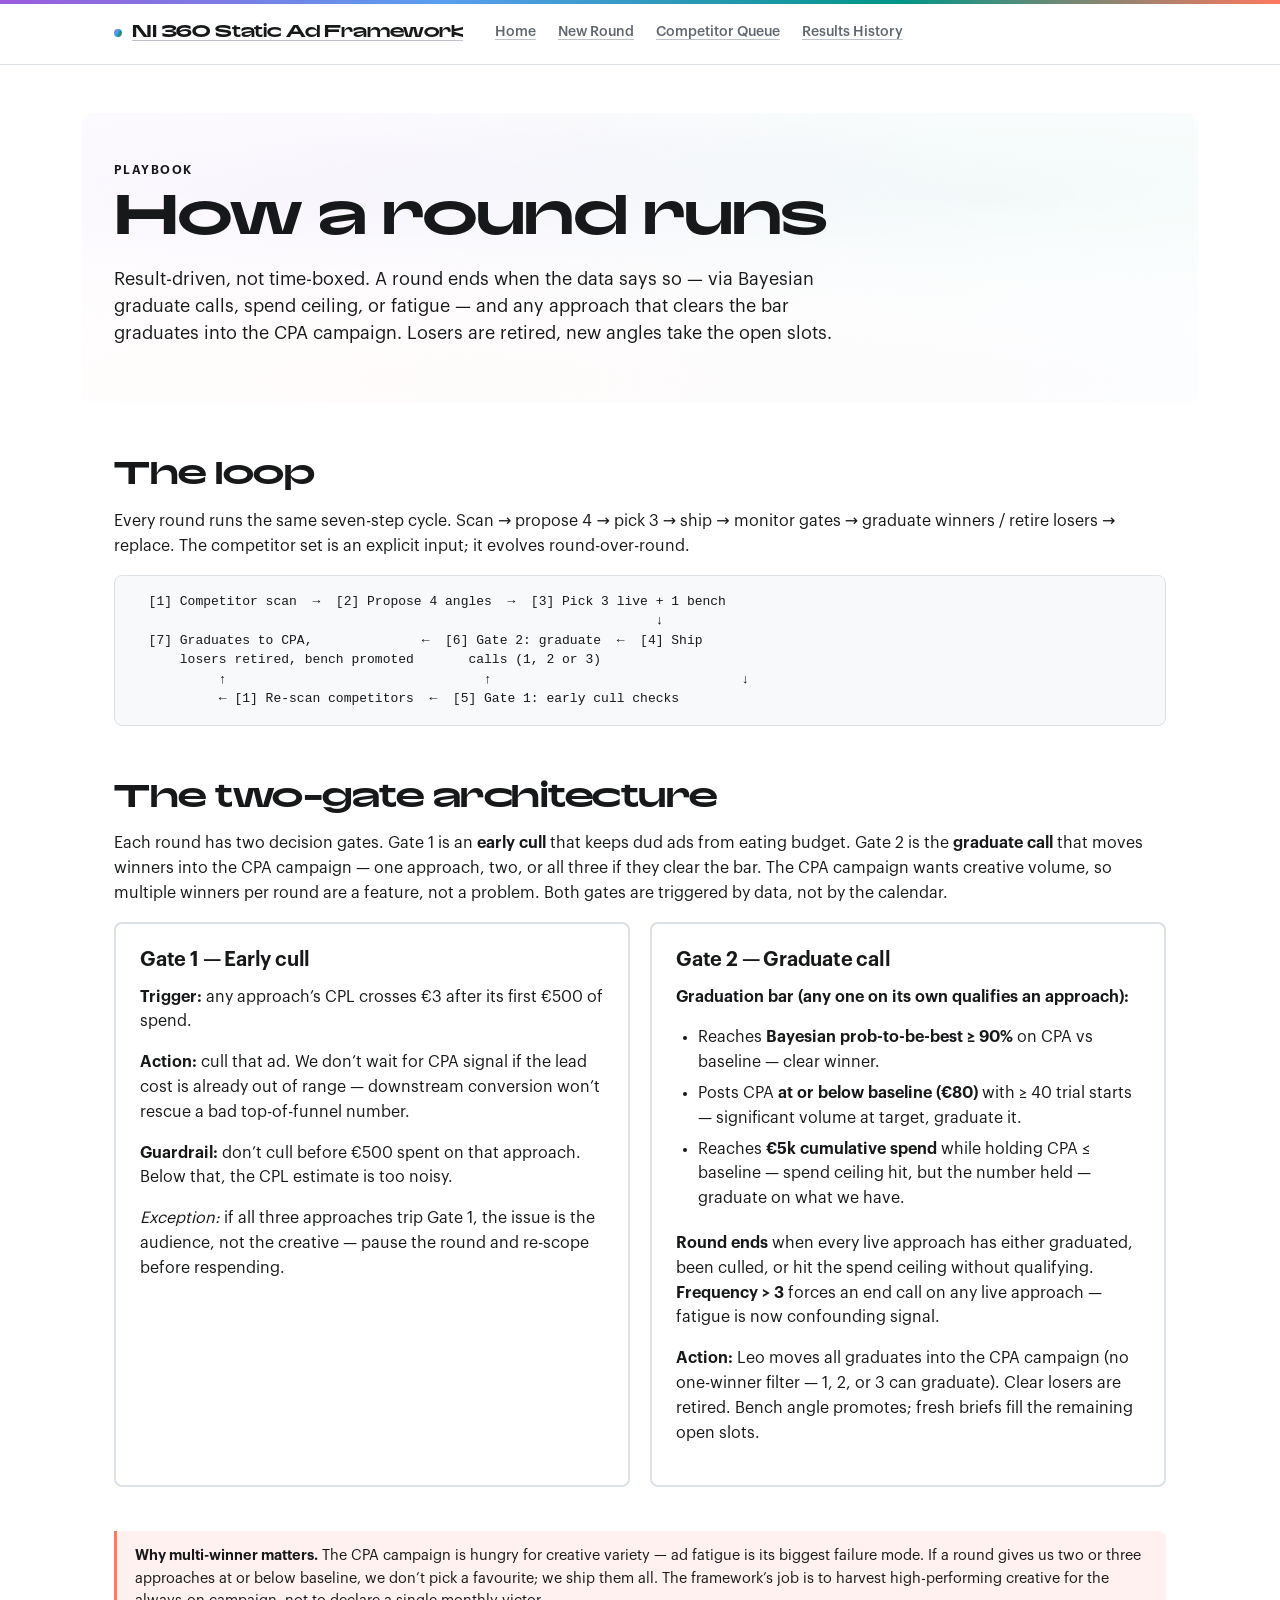
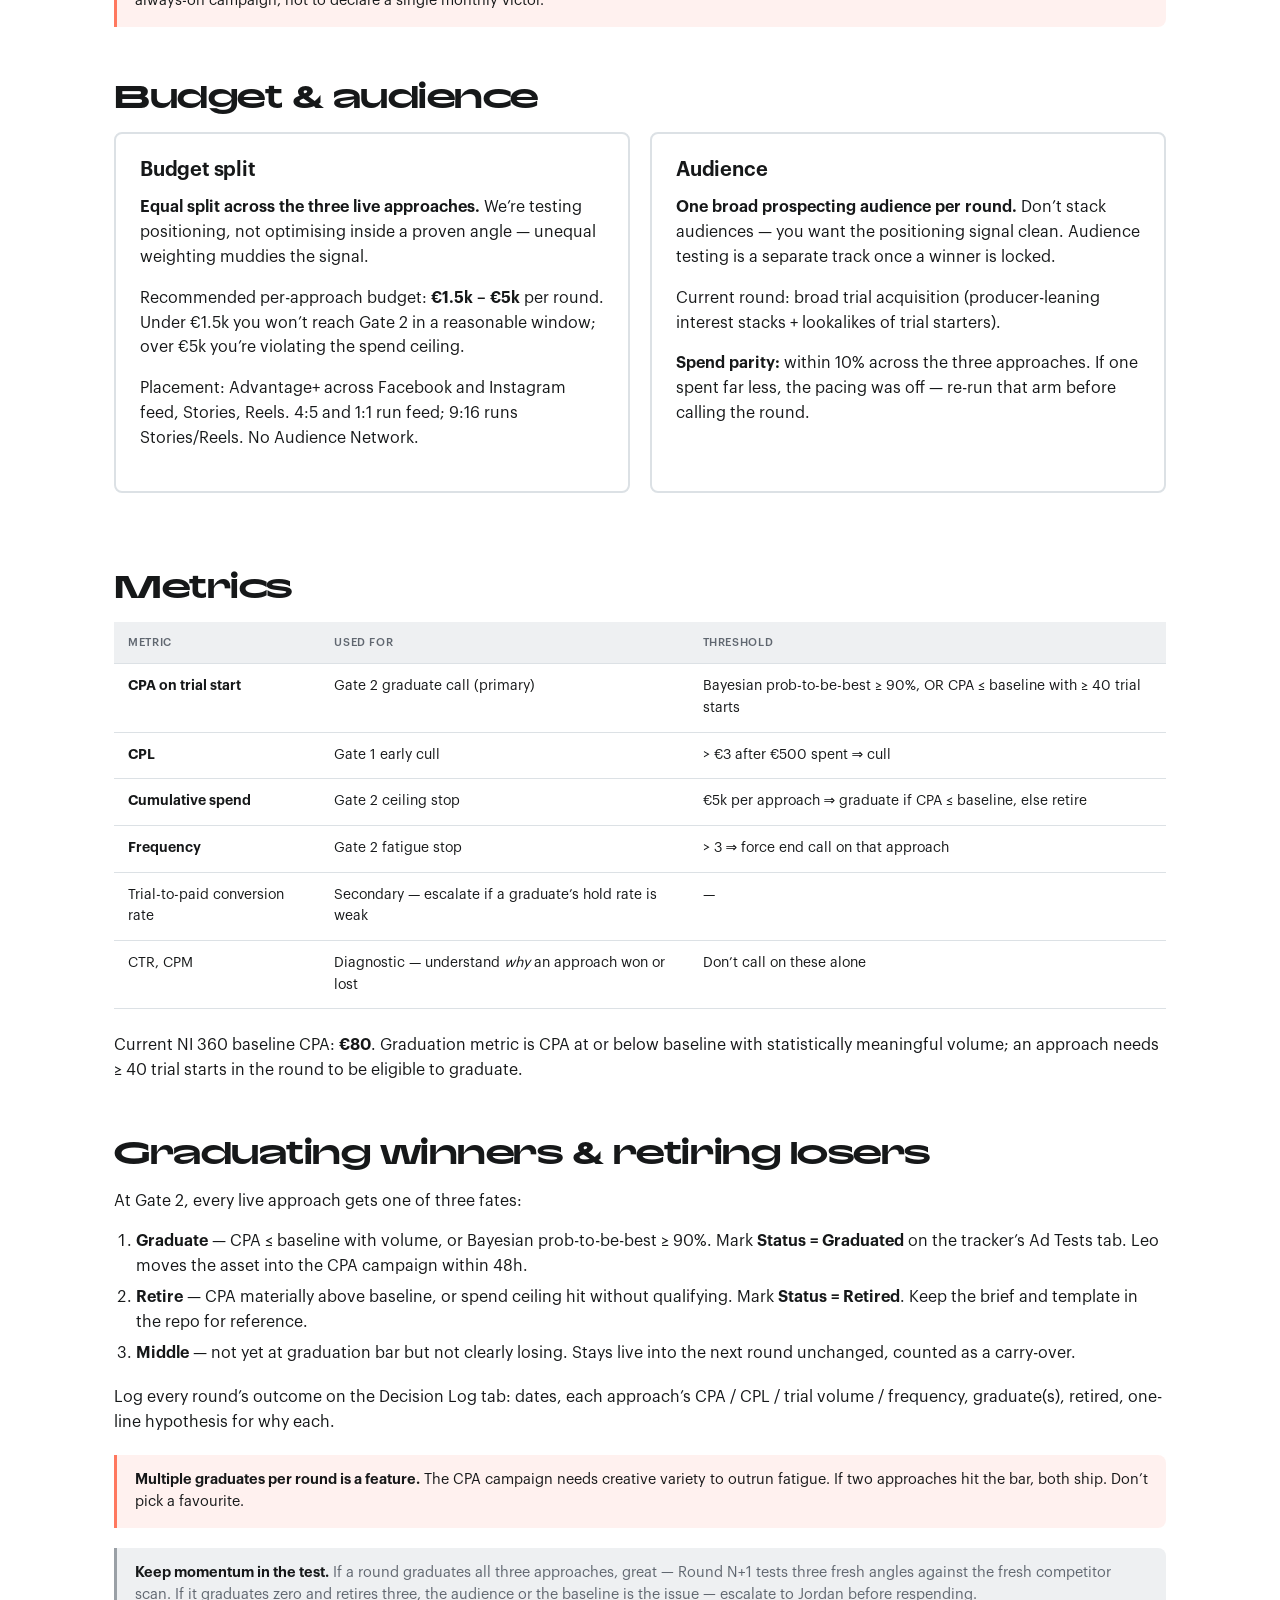
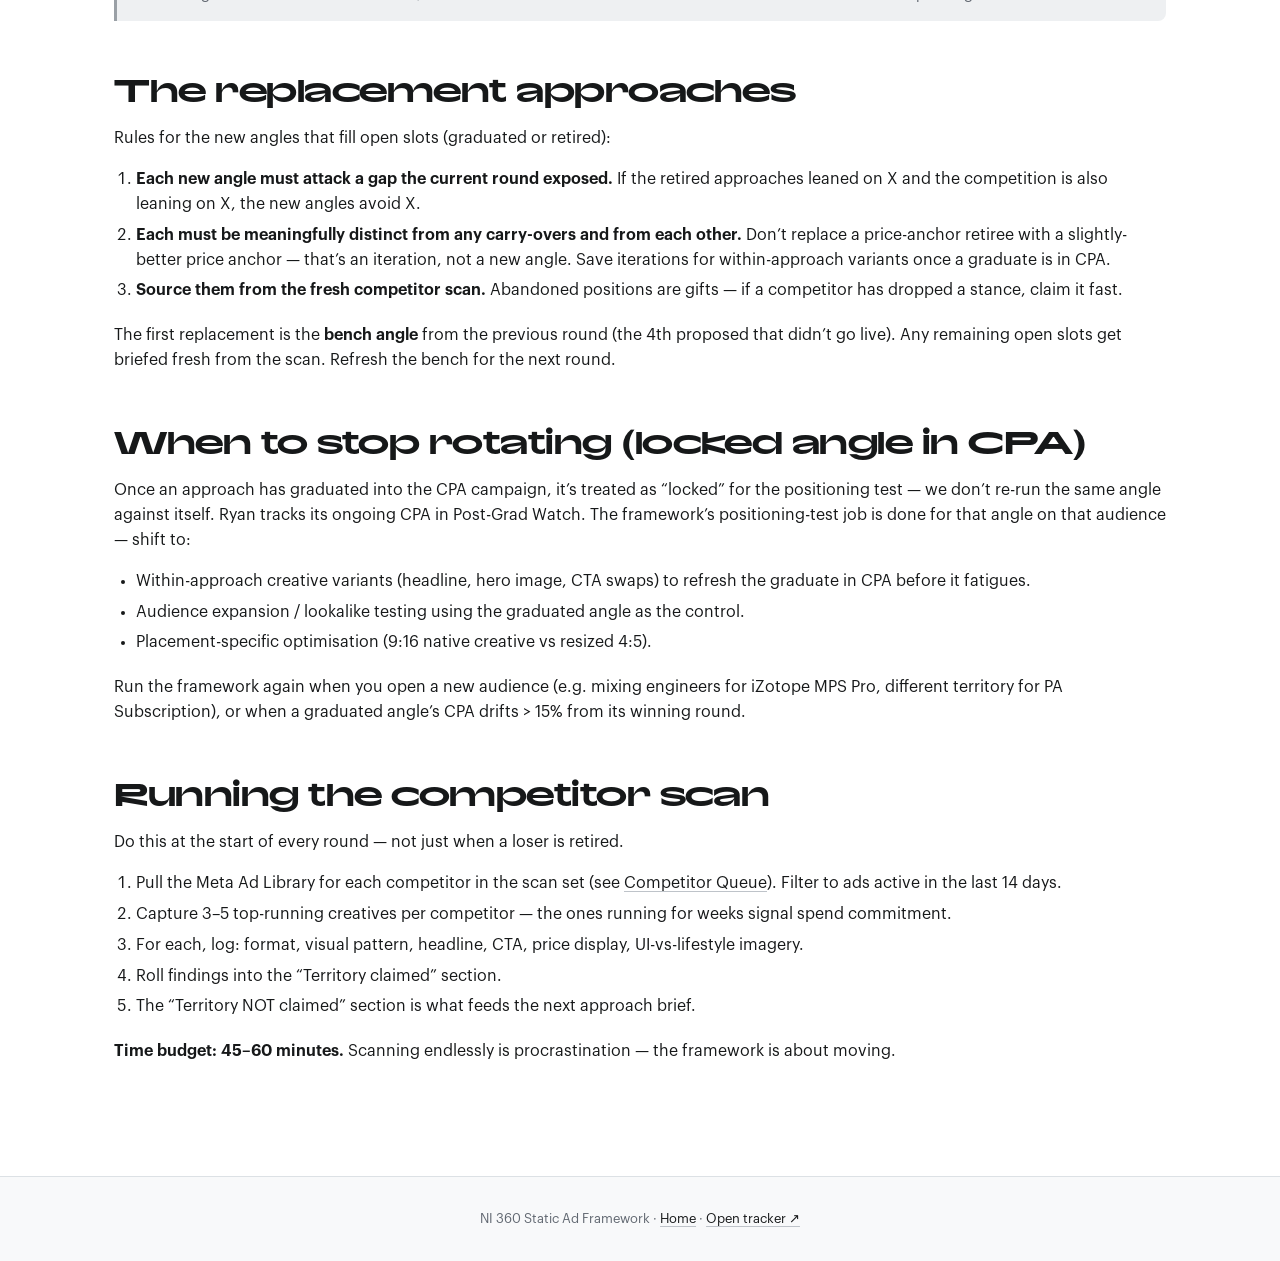
<file: playbook.html>
<!DOCTYPE html>
<html lang="en">
<head>
<meta charset="UTF-8">
<meta name="viewport" content="width=device-width, initial-scale=1.0">
<title>Playbook · NI 360 Static Ad Framework</title>
<link rel="stylesheet" href="assets/style.css">
</head>
<body>

<header class="site">
  <div class="wrap">
    <a class="brand" href="index.html"><span class="dot"></span>NI 360 Static Ad Framework</a>
    <nav>
      <a href="index.html">Home</a>
      <a href="round.html">New Round</a>
      <a href="competitor.html">Competitor Queue</a>
      <a href="results.html">Results History</a>
    </nav>
  </div>
</header>

<main>

<section class="hero">
  <div class="eyebrow">Playbook</div>
  <h1>How a round runs</h1>
  <p class="lede">Result-driven, not time-boxed. A round ends when the data says so &mdash; via Bayesian graduate calls, spend ceiling, or fatigue &mdash; and any approach that clears the bar graduates into the CPA campaign. Losers are retired, new angles take the open slots.</p>
</section>

<h2>The loop</h2>

<p>Every round runs the same seven-step cycle. Scan &rarr; propose 4 &rarr; pick 3 &rarr; ship &rarr; monitor gates &rarr; graduate winners / retire losers &rarr; replace. The competitor set is an explicit input; it evolves round-over-round.</p>

<pre>
  [1] Competitor scan  &rarr;  [2] Propose 4 angles  &rarr;  [3] Pick 3 live + 1 bench
                                                                   &darr;
  [7] Graduates to CPA,              &larr;  [6] Gate 2: graduate  &larr;  [4] Ship
      losers retired, bench promoted       calls (1, 2 or 3)
           &uarr;                                 &uarr;                                &darr;
           &larr; [1] Re-scan competitors  &larr;  [5] Gate 1: early cull checks
</pre>

<h2>The two-gate architecture</h2>

<p>Each round has two decision gates. Gate 1 is an <strong>early cull</strong> that keeps dud ads from eating budget. Gate 2 is the <strong>graduate call</strong> that moves winners into the CPA campaign &mdash; one approach, two, or all three if they clear the bar. The CPA campaign wants creative volume, so multiple winners per round are a feature, not a problem. Both gates are triggered by data, not by the calendar.</p>

<div class="grid-2">
  <div class="card">
    <h3>Gate 1 &mdash; Early cull</h3>
    <p><strong>Trigger:</strong> any approach&rsquo;s CPL crosses &euro;3 after its first &euro;500 of spend.</p>
    <p><strong>Action:</strong> cull that ad. We don&rsquo;t wait for CPA signal if the lead cost is already out of range &mdash; downstream conversion won&rsquo;t rescue a bad top-of-funnel number.</p>
    <p><strong>Guardrail:</strong> don&rsquo;t cull before &euro;500 spent on that approach. Below that, the CPL estimate is too noisy.</p>
    <p><em>Exception:</em> if all three approaches trip Gate 1, the issue is the audience, not the creative &mdash; pause the round and re-scope before respending.</p>
  </div>

  <div class="card">
    <h3>Gate 2 &mdash; Graduate call</h3>
    <p><strong>Graduation bar (any one on its own qualifies an approach):</strong></p>
    <ul>
      <li>Reaches <strong>Bayesian prob-to-be-best &ge; 90%</strong> on CPA vs baseline &mdash; clear winner.</li>
      <li>Posts CPA <strong>at or below baseline (&euro;80)</strong> with &ge; 40 trial starts &mdash; significant volume at target, graduate it.</li>
      <li>Reaches <strong>&euro;5k cumulative spend</strong> while holding CPA &le; baseline &mdash; spend ceiling hit, but the number held &mdash; graduate on what we have.</li>
    </ul>
    <p><strong>Round ends</strong> when every live approach has either graduated, been culled, or hit the spend ceiling without qualifying. <strong>Frequency &gt; 3</strong> forces an end call on any live approach &mdash; fatigue is now confounding signal.</p>
    <p><strong>Action:</strong> Leo moves all graduates into the CPA campaign (no one-winner filter &mdash; 1, 2, or 3 can graduate). Clear losers are retired. Bench angle promotes; fresh briefs fill the remaining open slots.</p>
  </div>
</div>

<div class="callout">
  <strong>Why multi-winner matters.</strong> The CPA campaign is hungry for creative variety &mdash; ad fatigue is its biggest failure mode. If a round gives us two or three approaches at or below baseline, we don&rsquo;t pick a favourite; we ship them all. The framework&rsquo;s job is to harvest high-performing creative for the always-on campaign, not to declare a single monthly victor.
</div>

<h2>Budget &amp; audience</h2>

<div class="grid-2">
  <div class="card">
    <h3>Budget split</h3>
    <p><strong>Equal split across the three live approaches.</strong> We&rsquo;re testing positioning, not optimising inside a proven angle &mdash; unequal weighting muddies the signal.</p>
    <p>Recommended per-approach budget: <strong>&euro;1.5k &ndash; &euro;5k</strong> per round. Under &euro;1.5k you won&rsquo;t reach Gate 2 in a reasonable window; over &euro;5k you&rsquo;re violating the spend ceiling.</p>
    <p>Placement: Advantage+ across Facebook and Instagram feed, Stories, Reels. 4:5 and 1:1 run feed; 9:16 runs Stories/Reels. No Audience Network.</p>
  </div>

  <div class="card">
    <h3>Audience</h3>
    <p><strong>One broad prospecting audience per round.</strong> Don&rsquo;t stack audiences &mdash; you want the positioning signal clean. Audience testing is a separate track once a winner is locked.</p>
    <p>Current round: broad trial acquisition (producer-leaning interest stacks + lookalikes of trial starters).</p>
    <p><strong>Spend parity:</strong> within 10% across the three approaches. If one spent far less, the pacing was off &mdash; re-run that arm before calling the round.</p>
  </div>
</div>

<h2>Metrics</h2>

<table>
  <thead>
    <tr>
      <th>Metric</th>
      <th>Used for</th>
      <th>Threshold</th>
    </tr>
  </thead>
  <tbody>
    <tr>
      <td><strong>CPA on trial start</strong></td>
      <td>Gate 2 graduate call (primary)</td>
      <td>Bayesian prob-to-be-best &ge; 90%, OR CPA &le; baseline with &ge; 40 trial starts</td>
    </tr>
    <tr>
      <td><strong>CPL</strong></td>
      <td>Gate 1 early cull</td>
      <td>&gt; &euro;3 after &euro;500 spent &rArr; cull</td>
    </tr>
    <tr>
      <td><strong>Cumulative spend</strong></td>
      <td>Gate 2 ceiling stop</td>
      <td>&euro;5k per approach &rArr; graduate if CPA &le; baseline, else retire</td>
    </tr>
    <tr>
      <td><strong>Frequency</strong></td>
      <td>Gate 2 fatigue stop</td>
      <td>&gt; 3 &rArr; force end call on that approach</td>
    </tr>
    <tr>
      <td>Trial-to-paid conversion rate</td>
      <td>Secondary &mdash; escalate if a graduate&rsquo;s hold rate is weak</td>
      <td>&mdash;</td>
    </tr>
    <tr>
      <td>CTR, CPM</td>
      <td>Diagnostic &mdash; understand <em>why</em> an approach won or lost</td>
      <td>Don&rsquo;t call on these alone</td>
    </tr>
  </tbody>
</table>

<p>Current NI 360 baseline CPA: <strong>&euro;80</strong>. Graduation metric is CPA at or below baseline with statistically meaningful volume; an approach needs &ge; 40 trial starts in the round to be eligible to graduate.</p>

<h2>Graduating winners &amp; retiring losers</h2>

<p>At Gate 2, every live approach gets one of three fates:</p>

<ol>
  <li><strong>Graduate</strong> &mdash; CPA &le; baseline with volume, or Bayesian prob-to-be-best &ge; 90%. Mark <strong>Status = Graduated</strong> on the tracker&rsquo;s Ad Tests tab. Leo moves the asset into the CPA campaign within 48h.</li>
  <li><strong>Retire</strong> &mdash; CPA materially above baseline, or spend ceiling hit without qualifying. Mark <strong>Status = Retired</strong>. Keep the brief and template in the repo for reference.</li>
  <li><strong>Middle</strong> &mdash; not yet at graduation bar but not clearly losing. Stays live into the next round unchanged, counted as a carry-over.</li>
</ol>

<p>Log every round&rsquo;s outcome on the Decision Log tab: dates, each approach&rsquo;s CPA / CPL / trial volume / frequency, graduate(s), retired, one-line hypothesis for why each.</p>

<div class="callout">
  <strong>Multiple graduates per round is a feature.</strong> The CPA campaign needs creative variety to outrun fatigue. If two approaches hit the bar, both ship. Don&rsquo;t pick a favourite.
</div>

<div class="callout dim">
  <strong>Keep momentum in the test.</strong> If a round graduates all three approaches, great &mdash; Round N+1 tests three fresh angles against the fresh competitor scan. If it graduates zero and retires three, the audience or the baseline is the issue &mdash; escalate to Jordan before respending.
</div>

<h2>The replacement approaches</h2>

<p>Rules for the new angles that fill open slots (graduated or retired):</p>

<ol>
  <li><strong>Each new angle must attack a gap the current round exposed.</strong> If the retired approaches leaned on X and the competition is also leaning on X, the new angles avoid X.</li>
  <li><strong>Each must be meaningfully distinct from any carry-overs and from each other.</strong> Don&rsquo;t replace a price-anchor retiree with a slightly-better price anchor &mdash; that&rsquo;s an iteration, not a new angle. Save iterations for within-approach variants once a graduate is in CPA.</li>
  <li><strong>Source them from the fresh competitor scan.</strong> Abandoned positions are gifts &mdash; if a competitor has dropped a stance, claim it fast.</li>
</ol>

<p>The first replacement is the <strong>bench angle</strong> from the previous round (the 4th proposed that didn&rsquo;t go live). Any remaining open slots get briefed fresh from the scan. Refresh the bench for the next round.</p>

<h2>When to stop rotating (locked angle in CPA)</h2>

<p>Once an approach has graduated into the CPA campaign, it&rsquo;s treated as &ldquo;locked&rdquo; for the positioning test &mdash; we don&rsquo;t re-run the same angle against itself. Ryan tracks its ongoing CPA in Post-Grad Watch. The framework&rsquo;s positioning-test job is done for that angle on that audience &mdash; shift to:</p>

<ul>
  <li>Within-approach creative variants (headline, hero image, CTA swaps) to refresh the graduate in CPA before it fatigues.</li>
  <li>Audience expansion / lookalike testing using the graduated angle as the control.</li>
  <li>Placement-specific optimisation (9:16 native creative vs resized 4:5).</li>
</ul>

<p>Run the framework again when you open a new audience (e.g. mixing engineers for iZotope MPS Pro, different territory for PA Subscription), or when a graduated angle&rsquo;s CPA drifts &gt; 15% from its winning round.</p>

<h2>Running the competitor scan</h2>

<p>Do this at the start of every round &mdash; not just when a loser is retired.</p>

<ol>
  <li>Pull the Meta Ad Library for each competitor in the scan set (see <a href="competitor.html">Competitor Queue</a>). Filter to ads active in the last 14 days.</li>
  <li>Capture 3&ndash;5 top-running creatives per competitor &mdash; the ones running for weeks signal spend commitment.</li>
  <li>For each, log: format, visual pattern, headline, CTA, price display, UI-vs-lifestyle imagery.</li>
  <li>Roll findings into the &ldquo;Territory claimed&rdquo; section.</li>
  <li>The &ldquo;Territory NOT claimed&rdquo; section is what feeds the next approach brief.</li>
</ol>

<p><strong>Time budget: 45&ndash;60 minutes.</strong> Scanning endlessly is procrastination &mdash; the framework is about moving.</p>

</main>

<footer class="site">
  NI 360 Static Ad Framework &middot; <a href="index.html">Home</a> &middot; <a href="https://docs.google.com/spreadsheets/d/1p_AmG7aTjeJiSifNN6ovVn6mrYgyHlk9WPwjsRECyRQ/edit" target="_blank" rel="noopener">Open tracker &#x2197;</a>
</footer>

</body>
</html>
</file>
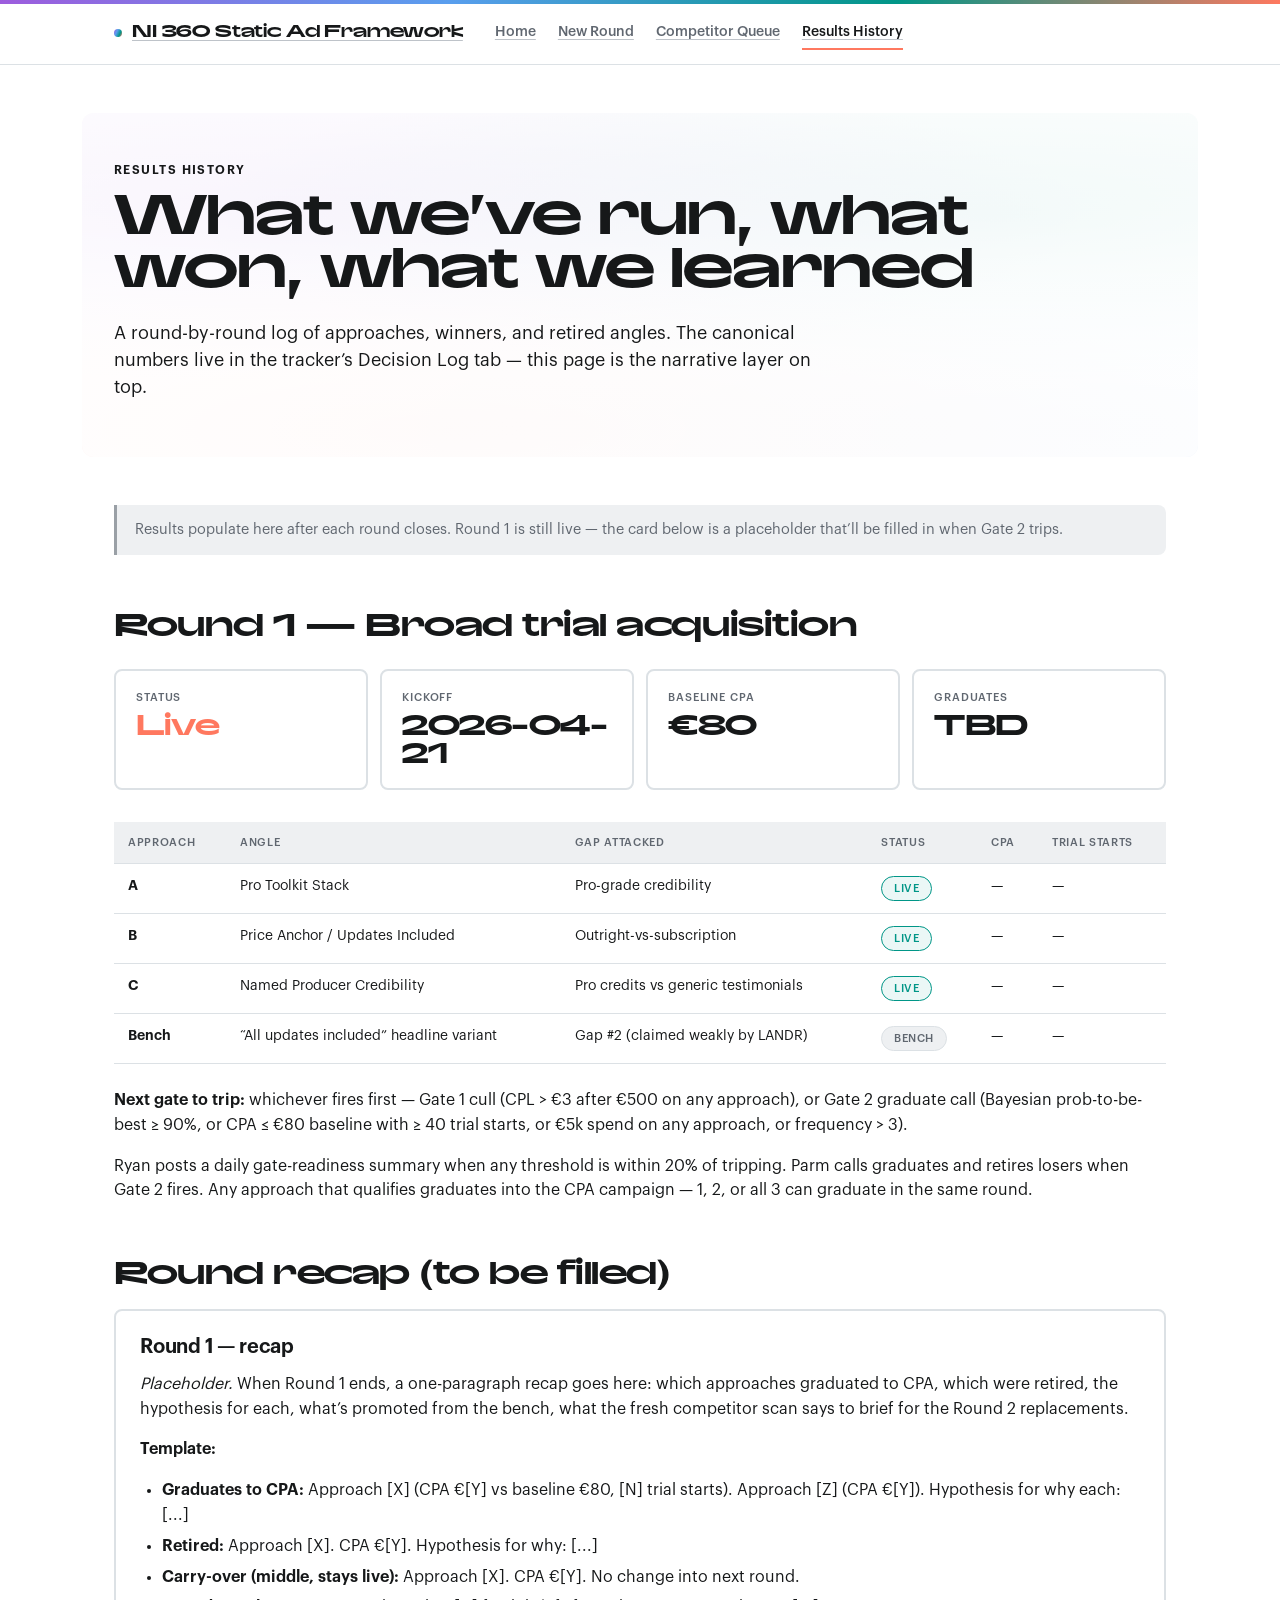
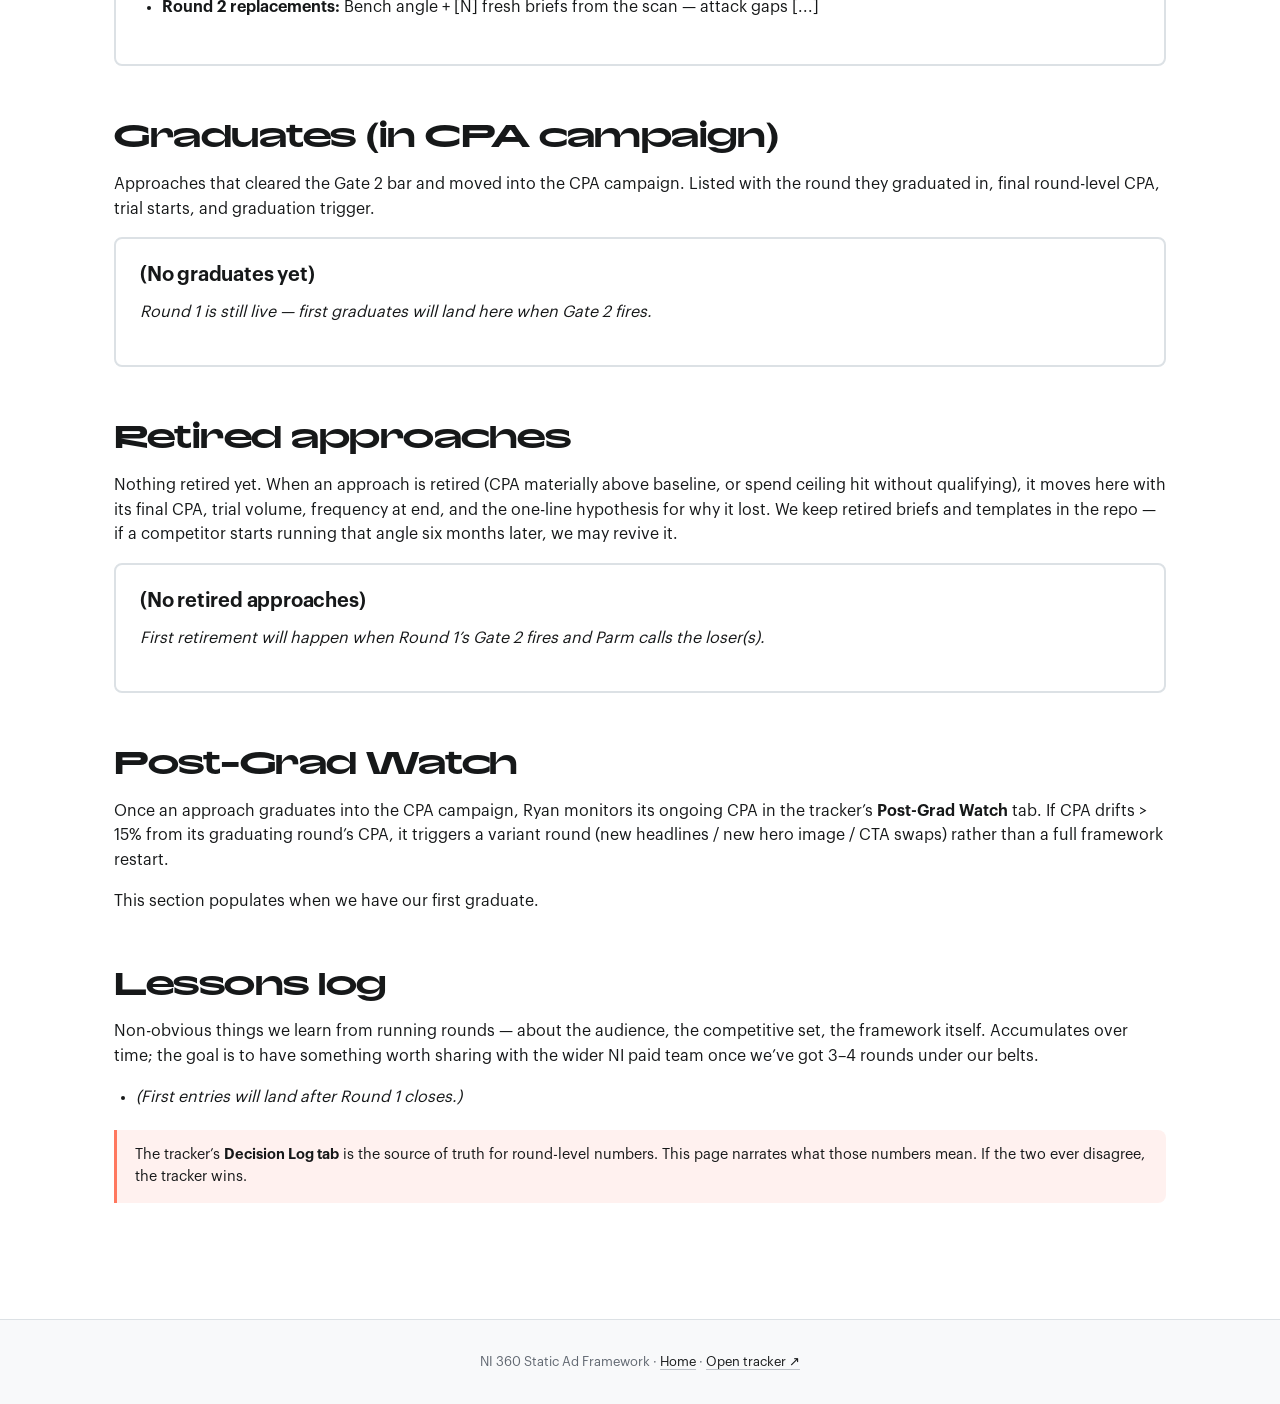
<file: results.html>
<!DOCTYPE html>
<html lang="en">
<head>
<meta charset="UTF-8">
<meta name="viewport" content="width=device-width, initial-scale=1.0">
<title>Results History · NI 360 Static Ad Framework</title>
<link rel="stylesheet" href="assets/style.css">
</head>
<body>

<header class="site">
  <div class="wrap">
    <a class="brand" href="index.html"><span class="dot"></span>NI 360 Static Ad Framework</a>
    <nav>
      <a href="index.html">Home</a>
      <a href="round.html">New Round</a>
      <a href="competitor.html">Competitor Queue</a>
      <a href="results.html" class="active">Results History</a>
    </nav>
  </div>
</header>

<main>

<section class="hero">
  <div class="eyebrow">Results history</div>
  <h1>What we&rsquo;ve run, what won, what we learned</h1>
  <p class="lede">A round-by-round log of approaches, winners, and retired angles. The canonical numbers live in the tracker&rsquo;s Decision Log tab &mdash; this page is the narrative layer on top.</p>
</section>

<div class="callout dim">
  Results populate here after each round closes. Round 1 is still live &mdash; the card below is a placeholder that&rsquo;ll be filled in when Gate 2 trips.
</div>

<h2>Round 1 &mdash; Broad trial acquisition</h2>

<div class="kpis">
  <div class="kpi">
    <div class="label">Status</div>
    <div class="value accent">Live</div>
  </div>
  <div class="kpi">
    <div class="label">Kickoff</div>
    <div class="value">2026-04-21</div>
  </div>
  <div class="kpi">
    <div class="label">Baseline CPA</div>
    <div class="value">&euro;80</div>
  </div>
  <div class="kpi">
    <div class="label">Graduates</div>
    <div class="value">TBD</div>
  </div>
</div>

<table>
  <thead>
    <tr>
      <th>Approach</th>
      <th>Angle</th>
      <th>Gap attacked</th>
      <th>Status</th>
      <th>CPA</th>
      <th>Trial starts</th>
    </tr>
  </thead>
  <tbody>
    <tr>
      <td><strong>A</strong></td>
      <td>Pro Toolkit Stack</td>
      <td>Pro-grade credibility</td>
      <td><span class="pill pill-live">Live</span></td>
      <td>&mdash;</td>
      <td>&mdash;</td>
    </tr>
    <tr>
      <td><strong>B</strong></td>
      <td>Price Anchor / Updates Included</td>
      <td>Outright-vs-subscription</td>
      <td><span class="pill pill-live">Live</span></td>
      <td>&mdash;</td>
      <td>&mdash;</td>
    </tr>
    <tr>
      <td><strong>C</strong></td>
      <td>Named Producer Credibility</td>
      <td>Pro credits vs generic testimonials</td>
      <td><span class="pill pill-live">Live</span></td>
      <td>&mdash;</td>
      <td>&mdash;</td>
    </tr>
    <tr>
      <td><strong>Bench</strong></td>
      <td>&ldquo;All updates included&rdquo; headline variant</td>
      <td>Gap #2 (claimed weakly by LANDR)</td>
      <td><span class="pill pill-bench">Bench</span></td>
      <td>&mdash;</td>
      <td>&mdash;</td>
    </tr>
  </tbody>
</table>

<p><strong>Next gate to trip:</strong> whichever fires first &mdash; Gate 1 cull (CPL &gt; &euro;3 after &euro;500 on any approach), or Gate 2 graduate call (Bayesian prob-to-be-best &ge; 90%, or CPA &le; &euro;80 baseline with &ge; 40 trial starts, or &euro;5k spend on any approach, or frequency &gt; 3).</p>

<p>Ryan posts a daily gate-readiness summary when any threshold is within 20% of tripping. Parm calls graduates and retires losers when Gate 2 fires. Any approach that qualifies graduates into the CPA campaign &mdash; 1, 2, or all 3 can graduate in the same round.</p>

<h2>Round recap (to be filled)</h2>

<div class="card">
  <h3>Round 1 &mdash; recap</h3>
  <p><em>Placeholder.</em> When Round 1 ends, a one-paragraph recap goes here: which approaches graduated to CPA, which were retired, the hypothesis for each, what&rsquo;s promoted from the bench, what the fresh competitor scan says to brief for the Round 2 replacements.</p>
  <p><strong>Template:</strong></p>
  <ul>
    <li><strong>Graduates to CPA:</strong> Approach [X] (CPA &euro;[Y] vs baseline &euro;80, [N] trial starts). Approach [Z] (CPA &euro;[Y]). Hypothesis for why each: [...]</li>
    <li><strong>Retired:</strong> Approach [X]. CPA &euro;[Y]. Hypothesis for why: [...]</li>
    <li><strong>Carry-over (middle, stays live):</strong> Approach [X]. CPA &euro;[Y]. No change into next round.</li>
    <li><strong>Round 2 replacements:</strong> Bench angle + [N] fresh briefs from the scan &mdash; attack gaps [...]</li>
  </ul>
</div>

<h2>Graduates (in CPA campaign)</h2>

<p>Approaches that cleared the Gate 2 bar and moved into the CPA campaign. Listed with the round they graduated in, final round-level CPA, trial starts, and graduation trigger.</p>

<div class="card">
  <h3>(No graduates yet)</h3>
  <p><em>Round 1 is still live &mdash; first graduates will land here when Gate 2 fires.</em></p>
</div>

<h2>Retired approaches</h2>

<p>Nothing retired yet. When an approach is retired (CPA materially above baseline, or spend ceiling hit without qualifying), it moves here with its final CPA, trial volume, frequency at end, and the one-line hypothesis for why it lost. We keep retired briefs and templates in the repo &mdash; if a competitor starts running that angle six months later, we may revive it.</p>

<div class="card">
  <h3>(No retired approaches)</h3>
  <p><em>First retirement will happen when Round 1&rsquo;s Gate 2 fires and Parm calls the loser(s).</em></p>
</div>

<h2>Post-Grad Watch</h2>

<p>Once an approach graduates into the CPA campaign, Ryan monitors its ongoing CPA in the tracker&rsquo;s <strong>Post-Grad Watch</strong> tab. If CPA drifts &gt; 15% from its graduating round&rsquo;s CPA, it triggers a variant round (new headlines / new hero image / CTA swaps) rather than a full framework restart.</p>

<p>This section populates when we have our first graduate.</p>

<h2>Lessons log</h2>

<p>Non-obvious things we learn from running rounds &mdash; about the audience, the competitive set, the framework itself. Accumulates over time; the goal is to have something worth sharing with the wider NI paid team once we&rsquo;ve got 3&ndash;4 rounds under our belts.</p>

<ul>
  <li><em>(First entries will land after Round 1 closes.)</em></li>
</ul>

<div class="callout">
  The tracker&rsquo;s <strong>Decision Log tab</strong> is the source of truth for round-level numbers. This page narrates what those numbers mean. If the two ever disagree, the tracker wins.
</div>

</main>

<footer class="site">
  NI 360 Static Ad Framework &middot; <a href="index.html">Home</a> &middot; <a href="https://docs.google.com/spreadsheets/d/1p_AmG7aTjeJiSifNN6ovVn6mrYgyHlk9WPwjsRECyRQ/edit" target="_blank" rel="noopener">Open tracker &#x2197;</a>
</footer>

</body>
</html>
</file>
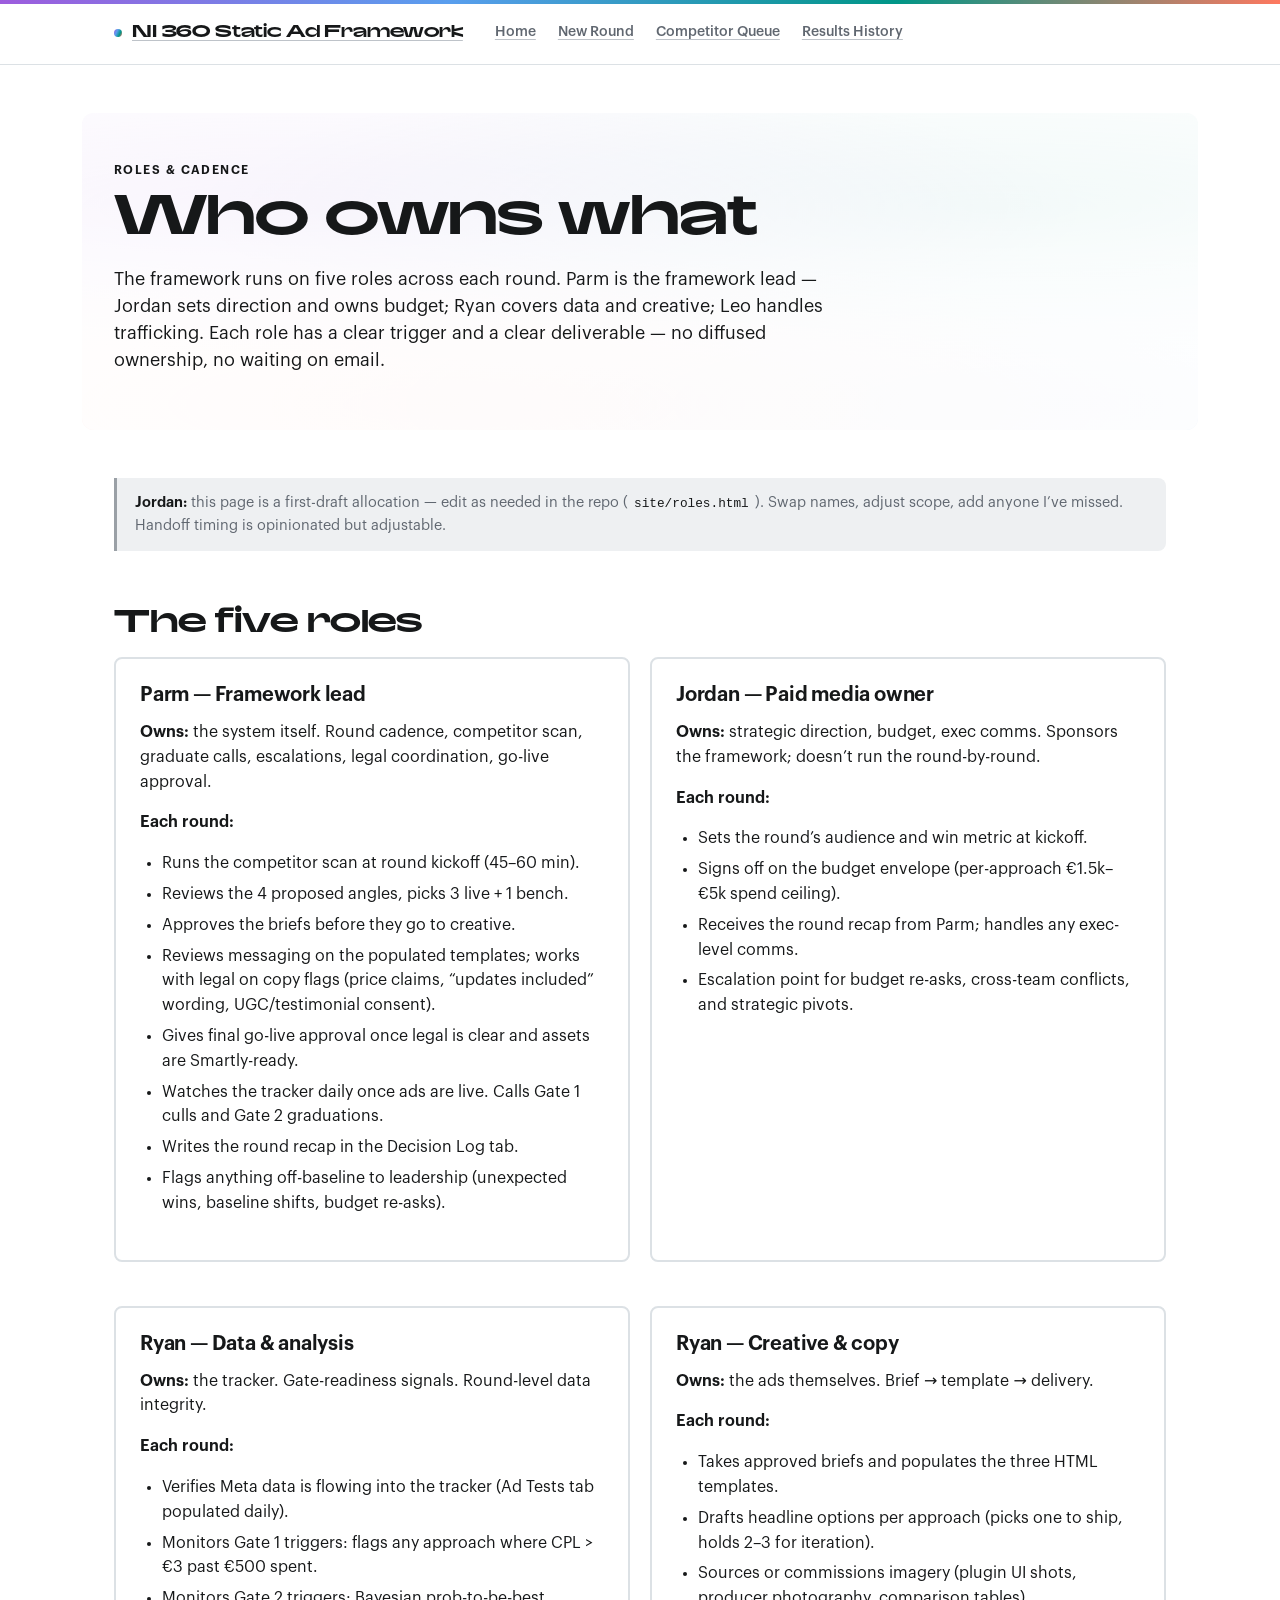
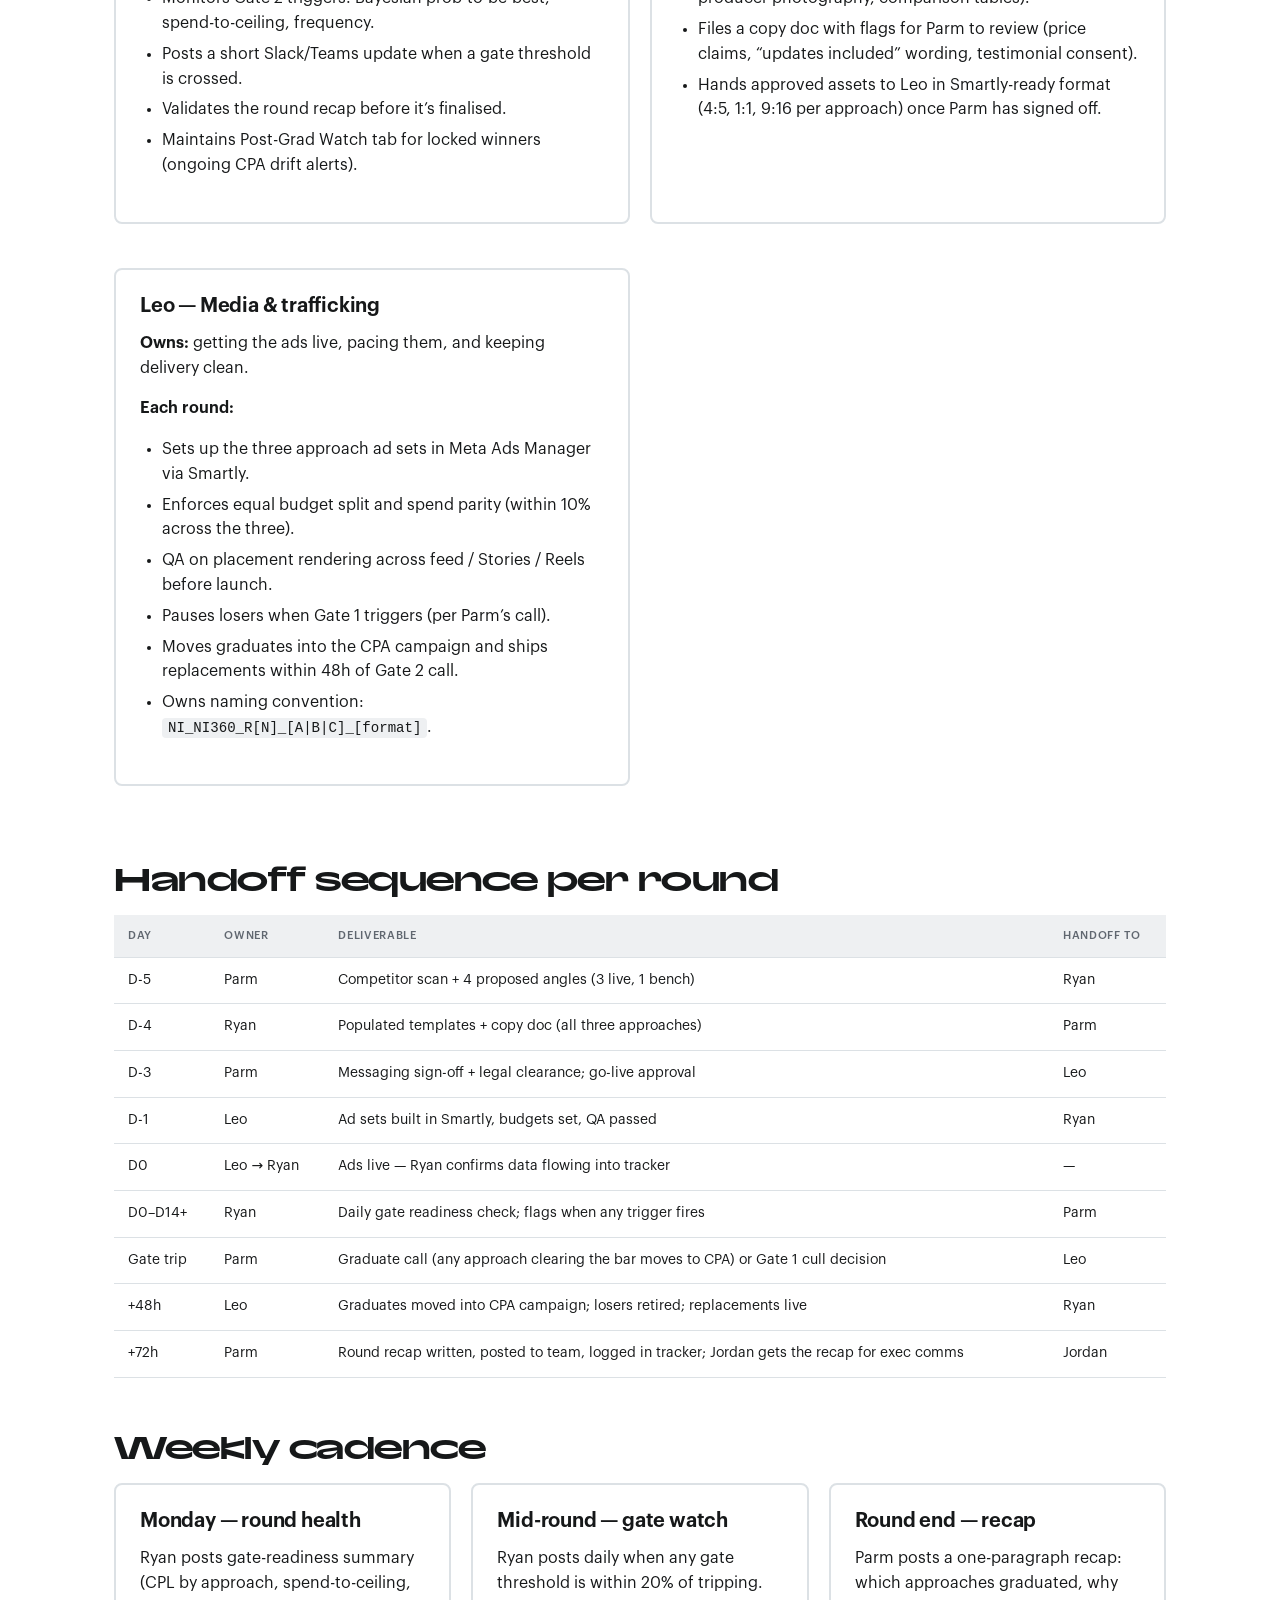
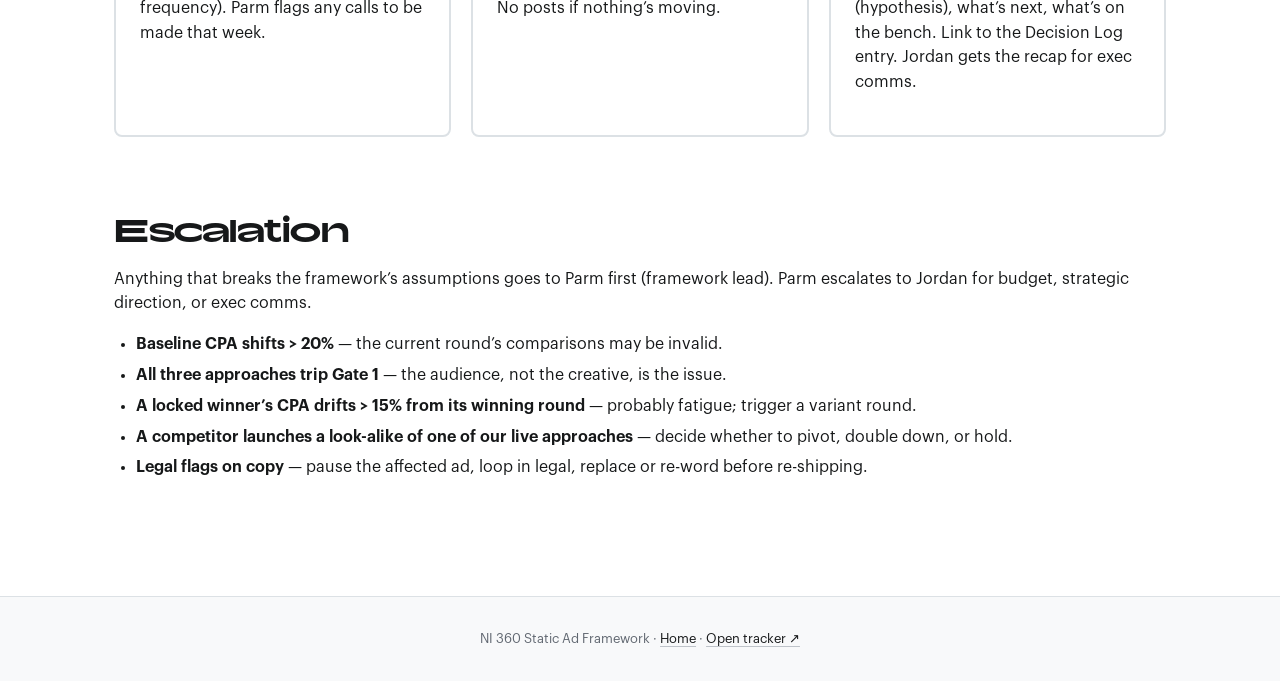
<file: roles.html>
<!DOCTYPE html>
<html lang="en">
<head>
<meta charset="UTF-8">
<meta name="viewport" content="width=device-width, initial-scale=1.0">
<title>Roles · NI 360 Static Ad Framework</title>
<link rel="stylesheet" href="assets/style.css">
</head>
<body>

<header class="site">
  <div class="wrap">
    <a class="brand" href="index.html"><span class="dot"></span>NI 360 Static Ad Framework</a>
    <nav>
      <a href="index.html">Home</a>
      <a href="round.html">New Round</a>
      <a href="competitor.html">Competitor Queue</a>
      <a href="results.html">Results History</a>
    </nav>
  </div>
</header>

<main>

<section class="hero">
  <div class="eyebrow">Roles &amp; cadence</div>
  <h1>Who owns what</h1>
  <p class="lede">The framework runs on five roles across each round. Parm is the framework lead &mdash; Jordan sets direction and owns budget; Ryan covers data and creative; Leo handles trafficking. Each role has a clear trigger and a clear deliverable &mdash; no diffused ownership, no waiting on email.</p>
</section>

<div class="callout dim">
  <strong>Jordan:</strong> this page is a first-draft allocation &mdash; edit as needed in the repo (<code>site/roles.html</code>). Swap names, adjust scope, add anyone I&rsquo;ve missed. Handoff timing is opinionated but adjustable.
</div>

<h2>The five roles</h2>

<div class="grid-2">

  <div class="card">
    <h3>Parm &mdash; Framework lead</h3>
    <p><strong>Owns:</strong> the system itself. Round cadence, competitor scan, graduate calls, escalations, legal coordination, go-live approval.</p>
    <p><strong>Each round:</strong></p>
    <ul>
      <li>Runs the competitor scan at round kickoff (45&ndash;60 min).</li>
      <li>Reviews the 4 proposed angles, picks 3 live + 1 bench.</li>
      <li>Approves the briefs before they go to creative.</li>
      <li>Reviews messaging on the populated templates; works with legal on copy flags (price claims, &ldquo;updates included&rdquo; wording, UGC/testimonial consent).</li>
      <li>Gives final go-live approval once legal is clear and assets are Smartly-ready.</li>
      <li>Watches the tracker daily once ads are live. Calls Gate 1 culls and Gate 2 graduations.</li>
      <li>Writes the round recap in the Decision Log tab.</li>
      <li>Flags anything off-baseline to leadership (unexpected wins, baseline shifts, budget re-asks).</li>
    </ul>
  </div>

  <div class="card">
    <h3>Jordan &mdash; Paid media owner</h3>
    <p><strong>Owns:</strong> strategic direction, budget, exec comms. Sponsors the framework; doesn&rsquo;t run the round-by-round.</p>
    <p><strong>Each round:</strong></p>
    <ul>
      <li>Sets the round&rsquo;s audience and win metric at kickoff.</li>
      <li>Signs off on the budget envelope (per-approach &euro;1.5k&ndash;&euro;5k spend ceiling).</li>
      <li>Receives the round recap from Parm; handles any exec-level comms.</li>
      <li>Escalation point for budget re-asks, cross-team conflicts, and strategic pivots.</li>
    </ul>
  </div>

  <div class="card">
    <h3>Ryan &mdash; Data &amp; analysis</h3>
    <p><strong>Owns:</strong> the tracker. Gate-readiness signals. Round-level data integrity.</p>
    <p><strong>Each round:</strong></p>
    <ul>
      <li>Verifies Meta data is flowing into the tracker (Ad Tests tab populated daily).</li>
      <li>Monitors Gate 1 triggers: flags any approach where CPL &gt; &euro;3 past &euro;500 spent.</li>
      <li>Monitors Gate 2 triggers: Bayesian prob-to-be-best, spend-to-ceiling, frequency.</li>
      <li>Posts a short Slack/Teams update when a gate threshold is crossed.</li>
      <li>Validates the round recap before it&rsquo;s finalised.</li>
      <li>Maintains Post-Grad Watch tab for locked winners (ongoing CPA drift alerts).</li>
    </ul>
  </div>

  <div class="card">
    <h3>Ryan &mdash; Creative &amp; copy</h3>
    <p><strong>Owns:</strong> the ads themselves. Brief &rarr; template &rarr; delivery.</p>
    <p><strong>Each round:</strong></p>
    <ul>
      <li>Takes approved briefs and populates the three HTML templates.</li>
      <li>Drafts headline options per approach (picks one to ship, holds 2&ndash;3 for iteration).</li>
      <li>Sources or commissions imagery (plugin UI shots, producer photography, comparison tables).</li>
      <li>Files a copy doc with flags for Parm to review (price claims, &ldquo;updates included&rdquo; wording, testimonial consent).</li>
      <li>Hands approved assets to Leo in Smartly-ready format (4:5, 1:1, 9:16 per approach) once Parm has signed off.</li>
    </ul>
  </div>

  <div class="card">
    <h3>Leo &mdash; Media &amp; trafficking</h3>
    <p><strong>Owns:</strong> getting the ads live, pacing them, and keeping delivery clean.</p>
    <p><strong>Each round:</strong></p>
    <ul>
      <li>Sets up the three approach ad sets in Meta Ads Manager via Smartly.</li>
      <li>Enforces equal budget split and spend parity (within 10% across the three).</li>
      <li>QA on placement rendering across feed / Stories / Reels before launch.</li>
      <li>Pauses losers when Gate 1 triggers (per Parm&rsquo;s call).</li>
      <li>Moves graduates into the CPA campaign and ships replacements within 48h of Gate 2 call.</li>
      <li>Owns naming convention: <code>NI_NI360_R[N]_[A|B|C]_[format]</code>.</li>
    </ul>
  </div>

</div>

<h2>Handoff sequence per round</h2>

<table>
  <thead>
    <tr>
      <th>Day</th>
      <th>Owner</th>
      <th>Deliverable</th>
      <th>Handoff to</th>
    </tr>
  </thead>
  <tbody>
    <tr>
      <td>D-5</td>
      <td>Parm</td>
      <td>Competitor scan + 4 proposed angles (3 live, 1 bench)</td>
      <td>Ryan</td>
    </tr>
    <tr>
      <td>D-4</td>
      <td>Ryan</td>
      <td>Populated templates + copy doc (all three approaches)</td>
      <td>Parm</td>
    </tr>
    <tr>
      <td>D-3</td>
      <td>Parm</td>
      <td>Messaging sign-off + legal clearance; go-live approval</td>
      <td>Leo</td>
    </tr>
    <tr>
      <td>D-1</td>
      <td>Leo</td>
      <td>Ad sets built in Smartly, budgets set, QA passed</td>
      <td>Ryan</td>
    </tr>
    <tr>
      <td>D0</td>
      <td>Leo &rarr; Ryan</td>
      <td>Ads live &mdash; Ryan confirms data flowing into tracker</td>
      <td>&mdash;</td>
    </tr>
    <tr>
      <td>D0&ndash;D14+</td>
      <td>Ryan</td>
      <td>Daily gate readiness check; flags when any trigger fires</td>
      <td>Parm</td>
    </tr>
    <tr>
      <td>Gate trip</td>
      <td>Parm</td>
      <td>Graduate call (any approach clearing the bar moves to CPA) or Gate 1 cull decision</td>
      <td>Leo</td>
    </tr>
    <tr>
      <td>+48h</td>
      <td>Leo</td>
      <td>Graduates moved into CPA campaign; losers retired; replacements live</td>
      <td>Ryan</td>
    </tr>
    <tr>
      <td>+72h</td>
      <td>Parm</td>
      <td>Round recap written, posted to team, logged in tracker; Jordan gets the recap for exec comms</td>
      <td>Jordan</td>
    </tr>
  </tbody>
</table>

<h2>Weekly cadence</h2>

<div class="grid-3">
  <div class="card">
    <h3>Monday &mdash; round health</h3>
    <p>Ryan posts gate-readiness summary (CPL by approach, spend-to-ceiling, frequency). Parm flags any calls to be made that week.</p>
  </div>
  <div class="card">
    <h3>Mid-round &mdash; gate watch</h3>
    <p>Ryan posts daily when any gate threshold is within 20% of tripping. No posts if nothing&rsquo;s moving.</p>
  </div>
  <div class="card">
    <h3>Round end &mdash; recap</h3>
    <p>Parm posts a one-paragraph recap: which approaches graduated, why (hypothesis), what&rsquo;s next, what&rsquo;s on the bench. Link to the Decision Log entry. Jordan gets the recap for exec comms.</p>
  </div>
</div>

<h2>Escalation</h2>

<p>Anything that breaks the framework&rsquo;s assumptions goes to Parm first (framework lead). Parm escalates to Jordan for budget, strategic direction, or exec comms.</p>

<ul>
  <li><strong>Baseline CPA shifts &gt; 20%</strong> &mdash; the current round&rsquo;s comparisons may be invalid.</li>
  <li><strong>All three approaches trip Gate 1</strong> &mdash; the audience, not the creative, is the issue.</li>
  <li><strong>A locked winner&rsquo;s CPA drifts &gt; 15% from its winning round</strong> &mdash; probably fatigue; trigger a variant round.</li>
  <li><strong>A competitor launches a look-alike of one of our live approaches</strong> &mdash; decide whether to pivot, double down, or hold.</li>
  <li><strong>Legal flags on copy</strong> &mdash; pause the affected ad, loop in legal, replace or re-word before re-shipping.</li>
</ul>

</main>

<footer class="site">
  NI 360 Static Ad Framework &middot; <a href="index.html">Home</a> &middot; <a href="https://docs.google.com/spreadsheets/d/1p_AmG7aTjeJiSifNN6ovVn6mrYgyHlk9WPwjsRECyRQ/edit" target="_blank" rel="noopener">Open tracker &#x2197;</a>
</footer>

</body>
</html>
</file>
<file: assets/style.css>
/* ────────────────────────────────────────────────────────────────
   NI 360 Static Ad Framework — site styles
   Skinned through the 360 by Native Instruments design system:
   warm-black + paper-white, NATIVE Pro Wide Ultra display,
   Graphik body, the spectrum gradient as brand accent,
   hairline borders (#DCE1E5), no shadows.
   ──────────────────────────────────────────────────────────────── */

/* ── Brand fonts ──────────────────────────────────────────────── */
@font-face {
  font-family: "NATIVE Pro Wide";
  src: url("../design-system/fonts/NATIVEPro-WideUltra.otf") format("opentype");
  font-weight: 900; font-style: normal; font-display: swap;
}
@font-face {
  font-family: "NATIVE Pro Wide";
  src: url("../design-system/fonts/NATIVEPro-WideRegular.otf") format("opentype");
  font-weight: 400; font-style: normal; font-display: swap;
}
@font-face {
  font-family: "NATIVE Pro";
  src: url("../design-system/fonts/NATIVEPro-Ultra.otf") format("opentype");
  font-weight: 900; font-style: normal; font-display: swap;
}
@font-face {
  font-family: "Graphik";
  src: url("../design-system/fonts/Graphik-Regular.otf") format("opentype");
  font-weight: 400; font-style: normal; font-display: swap;
}
@font-face {
  font-family: "Graphik";
  src: url("../design-system/fonts/Graphik-Medium.otf") format("opentype");
  font-weight: 500; font-style: normal; font-display: swap;
}
@font-face {
  font-family: "Graphik";
  src: url("../design-system/fonts/Graphik-Semibold.otf") format("opentype");
  font-weight: 600; font-style: normal; font-display: swap;
}

:root {
  /* ── Surface tokens (light) ───────────────────────────────── */
  --bg:           #FFFFFF;       /* paper-white page bg */
  --bg-raised:   #F8F9FA;       /* slightly raised surface */
  --bg-card:     #FFFFFF;       /* card bg */
  --surface-2:   #EEF0F2;       /* subtle fill */
  --border:      #DCE1E5;       /* canonical hairline */
  --border-strong:#BEC3C9;

  /* ── Ink tokens ───────────────────────────────────────────── */
  --text:        #161819;       /* primary ink */
  --text-muted:  #606770;       /* secondary */
  --text-dim:    #9AA0A6;       /* tertiary */

  /* ── 360 spectrum trio ───────────────────────────────────── */
  --c360-coral:   #FF785F;
  --c360-teal:    #009687;
  --c360-violet:  #9D5CDD;
  --c360-blue:    #599EEE;
  --c360-pink:    #F95E73;

  /* ── Semantic accents ────────────────────────────────────── */
  --accent:       var(--c360-coral);     /* primary brand accent */
  --accent-soft:  rgba(255, 120, 95, 0.10);
  --good:         var(--c360-teal);
  --warn:         #F5A623;
  --bad:          var(--c360-pink);
  --success:      #12B262;

  /* ── Spectrum gradient ───────────────────────────────────── */
  --grad-spectrum: linear-gradient(
    115deg,
    var(--c360-violet)   0%,
    var(--c360-blue)    35%,
    var(--c360-teal)    70%,
    var(--c360-coral)  100%
  );
  --grad-spectrum-soft:
    radial-gradient(120% 80% at 18% 30%, rgba(157, 92, 221, 0.18) 0%, transparent 60%),
    radial-gradient(120% 80% at 82% 30%, rgba(0, 150, 135, 0.14) 0%, transparent 60%),
    radial-gradient(120% 80% at 32% 92%, rgba(255, 120, 95, 0.18) 0%, transparent 60%),
    radial-gradient(120% 80% at 88% 92%, rgba(89, 158, 238, 0.14) 0%, transparent 60%);

  /* ── Type families ───────────────────────────────────────── */
  --font-display: "NATIVE Pro Wide", "NATIVE Pro", "Arial Black", sans-serif;
  --font-body:    "Graphik", "Inter", system-ui, -apple-system, "Helvetica Neue", Arial, sans-serif;
  --font-mono:    "SF Mono", Monaco, Consolas, "Liberation Mono", monospace;

  /* legacy aliases used by older blocks */
  --font-sans: var(--font-body);
  --font: var(--font-body);
  --surface: var(--bg-raised);

  /* ── Radii ───────────────────────────────────────────────── */
  --radius-xs: 4px;
  --radius-sm: 8px;
  --radius-md: 12px;
  --radius-pill: 999px;

  --max: 1100px;
}

* { box-sizing: border-box; }

html, body {
  margin: 0;
  padding: 0;
  background: var(--bg);
  color: var(--text);
  font-family: var(--font-body);
  font-size: 16px;
  line-height: 1.55;
  -webkit-font-smoothing: antialiased;
  text-rendering: optimizeLegibility;
}

/* Spectrum accent bar at the very top of the page — brand signature */
body::before {
  content: '';
  display: block;
  height: 4px;
  background: var(--grad-spectrum);
}

a {
  color: var(--text);
  text-decoration: underline;
  text-decoration-color: var(--border-strong);
  text-underline-offset: 3px;
  text-decoration-thickness: 1px;
  border-bottom: none;
  transition: text-decoration-color 120ms cubic-bezier(0.2, 0, 0, 1), color 120ms cubic-bezier(0.2, 0, 0, 1);
}
a:hover { text-decoration-color: var(--text); }

/* ── Header nav ─────────────────────────────────────────────── */
header.site {
  position: sticky;
  top: 0;
  z-index: 10;
  background: rgba(255, 255, 255, 0.92);
  backdrop-filter: blur(8px);
  border-bottom: 1px solid var(--border);
}
header.site .wrap {
  max-width: var(--max);
  margin: 0 auto;
  padding: 14px 24px;
  display: flex;
  align-items: center;
  gap: 32px;
  flex-wrap: wrap;
}
header.site .brand {
  font-family: var(--font-display);
  font-weight: 900;
  font-size: 16px;
  letter-spacing: -0.01em;
  color: var(--text);
  border: none;
}
header.site .brand .dot {
  display: inline-block;
  width: 8px;
  height: 8px;
  background: var(--grad-spectrum);
  border-radius: 50%;
  margin-right: 10px;
  vertical-align: middle;
}
header.site nav {
  display: flex;
  gap: 22px;
  flex-wrap: wrap;
  font-size: 14px;
}
header.site nav a {
  color: var(--text-muted);
  border: none;
  padding: 4px 0;
  border-bottom: 2px solid transparent;
  font-weight: 500;
}
header.site nav a:hover { color: var(--text); border-bottom-color: transparent; }
header.site nav a.active {
  color: var(--text);
  border-bottom-color: var(--accent);
}

/* ── Main layout ────────────────────────────────────────────── */
main {
  max-width: var(--max);
  margin: 0 auto;
  padding: 48px 24px 96px;
}

/* ── Hero ───────────────────────────────────────────────────── */
.hero {
  position: relative;
  padding: 48px 32px 56px;
  margin: 0 -32px 48px;
  border-radius: var(--radius-md);
  background: var(--grad-spectrum-soft), var(--bg);
  overflow: hidden;
}
.hero::before {
  content: '';
  position: absolute;
  inset: 0;
  background: linear-gradient(180deg, rgba(255,255,255,0.55) 0%, rgba(255,255,255,0.85) 70%);
  pointer-events: none;
}
.hero > * { position: relative; }
.hero .eyebrow {
  font-family: var(--font-body);
  font-size: 12px;
  letter-spacing: 0.12em;
  text-transform: uppercase;
  color: var(--text);
  font-weight: 600;
  margin-bottom: 14px;
}
.hero h1 {
  font-family: var(--font-display);
  font-size: 56px;
  line-height: 0.95;
  margin: 0 0 20px;
  font-weight: 900;
  letter-spacing: -0.015em;
  color: var(--text);
}
.hero p.lede {
  font-family: var(--font-body);
  font-size: 18px;
  color: var(--text);
  max-width: 720px;
  margin: 0;
  line-height: 1.5;
}

/* ── Typography ─────────────────────────────────────────────── */
h1, h2, h3, h4, h5, h6 {
  color: var(--text);
  letter-spacing: -0.01em;
}
h1 {
  font-family: var(--font-display);
  font-weight: 900;
  font-size: 40px;
  line-height: 1.0;
}
h2 {
  font-family: var(--font-display);
  font-weight: 900;
  font-size: 32px;
  line-height: 1.05;
  margin: 56px 0 16px;
  letter-spacing: -0.015em;
}
h2:first-child { margin-top: 0; }
h3 {
  font-family: var(--font-body);
  font-size: 20px;
  margin: 32px 0 12px;
  font-weight: 600;
  line-height: 1.25;
}
h4 {
  font-family: var(--font-body);
  font-size: 14px;
  margin: 24px 0 8px;
  font-weight: 600;
  color: var(--text-muted);
  text-transform: uppercase;
  letter-spacing: 0.06em;
}
p { margin: 0 0 16px; line-height: 1.55; }
ul, ol { padding-left: 22px; margin: 0 0 20px; }
li { margin-bottom: 6px; }
strong { font-weight: 600; color: var(--text); }
hr { border: 0; border-top: 1px solid var(--border); margin: 48px 0; }

code {
  font-family: var(--font-mono);
  background: var(--surface-2);
  color: var(--text);
  padding: 2px 6px;
  border-radius: var(--radius-xs);
  font-size: 0.88em;
}
pre {
  background: var(--bg-raised);
  border: 1px solid var(--border);
  border-radius: var(--radius-sm);
  padding: 16px 18px;
  overflow-x: auto;
  font-family: var(--font-mono);
  font-size: 13px;
  line-height: 1.5;
  color: var(--text);
}
pre code { background: transparent; padding: 0; }

/* ── Cards ──────────────────────────────────────────────────── */
.card {
  background: var(--bg-card);
  border: 2px solid var(--border);
  border-radius: var(--radius-sm);
  padding: 24px;
  margin-bottom: 24px;
}
.card h3:first-child { margin-top: 0; }

.grid-2 {
  display: grid;
  grid-template-columns: repeat(2, 1fr);
  gap: 20px;
}
.grid-3 {
  display: grid;
  grid-template-columns: repeat(3, 1fr);
  gap: 20px;
}
@media (max-width: 760px) {
  .grid-2, .grid-3 { grid-template-columns: 1fr; }
  .hero h1 { font-size: 36px; }
  .hero { padding: 32px 24px; margin: 0 -8px 32px; }
}

/* ── Status pills ───────────────────────────────────────────── */
.pill {
  display: inline-block;
  padding: 3px 12px;
  border-radius: var(--radius-pill);
  font-family: var(--font-body);
  font-size: 11px;
  font-weight: 500;
  letter-spacing: 0.04em;
  text-transform: uppercase;
  border: 1px solid var(--border);
  background: var(--bg);
  color: var(--text-muted);
}
.pill-live    { color: var(--good);  border-color: var(--good);  background: rgba(0, 150, 135, 0.08); }
.pill-watch   { color: var(--warn);  border-color: var(--warn);  background: rgba(245, 166, 35, 0.10); }
.pill-retired { color: var(--bad);   border-color: var(--bad);   background: rgba(249, 94, 115, 0.08); }
.pill-bench   { color: var(--text-muted); border-color: var(--border); background: var(--surface-2); }

/* ── Tables ─────────────────────────────────────────────────── */
table {
  width: 100%;
  border-collapse: collapse;
  margin: 16px 0 24px;
  font-size: 14px;
  font-family: var(--font-body);
}
th, td {
  text-align: left;
  padding: 12px 14px;
  border-bottom: 1px solid var(--border);
  vertical-align: top;
}
th {
  font-weight: 500;
  color: var(--text-muted);
  font-size: 11px;
  text-transform: uppercase;
  letter-spacing: 0.06em;
  background: var(--surface-2);
}
tbody tr:hover { background: var(--bg-raised); }
td code { font-size: 0.82em; }

/* ── Callouts ───────────────────────────────────────────────── */
.callout {
  background: var(--accent-soft);
  border-left: 3px solid var(--accent);
  padding: 14px 18px;
  margin: 20px 0;
  border-radius: 0 var(--radius-sm) var(--radius-sm) 0;
  font-size: 14.5px;
  color: var(--text);
}
.callout.dim {
  background: var(--surface-2);
  border-left-color: var(--text-dim);
  color: var(--text-muted);
}

/* ── Tracker iframe wrapper ─────────────────────────────────── */
.tracker-frame {
  width: 100%;
  height: 700px;
  border: 1px solid var(--border);
  border-radius: var(--radius-sm);
  background: var(--bg);
  margin: 16px 0 8px;
}
.tracker-links {
  font-size: 13px;
  color: var(--text-muted);
  margin-bottom: 32px;
}
.tracker-links a { margin-right: 16px; font-weight: 500; }

/* ── KPI block ──────────────────────────────────────────────── */
.kpis {
  display: grid;
  grid-template-columns: repeat(4, 1fr);
  gap: 12px;
  margin: 24px 0 32px;
}
.kpi {
  background: var(--bg-card);
  border: 2px solid var(--border);
  border-radius: var(--radius-sm);
  padding: 18px 20px;
}
.kpi .label {
  font-family: var(--font-body);
  font-size: 11px;
  letter-spacing: 0.08em;
  text-transform: uppercase;
  color: var(--text-muted);
  font-weight: 500;
  margin-bottom: 8px;
}
.kpi .value {
  font-family: var(--font-display);
  font-size: 28px;
  font-weight: 900;
  color: var(--text);
  letter-spacing: -0.015em;
  line-height: 1;
}
.kpi .value.accent { color: var(--c360-coral); }
@media (max-width: 760px) {
  .kpis { grid-template-columns: repeat(2, 1fr); }
}

/* ── Buttons ────────────────────────────────────────────────── */
.btn {
  display: inline-block;
  font-family: var(--font-body);
  font-size: 14px;
  font-weight: 500;
  padding: 10px 18px;
  border-radius: var(--radius-xs);
  border: 1px solid var(--border);
  background: var(--bg-card);
  color: var(--text);
  cursor: pointer;
  transition: background 120ms cubic-bezier(0.2,0,0,1),
              border-color 120ms cubic-bezier(0.2,0,0,1),
              color 120ms cubic-bezier(0.2,0,0,1);
  line-height: 1.2;
  text-decoration: none;
}
.btn:hover { background: var(--surface-2); border-color: var(--text-muted); }
.btn-primary {
  background: var(--text);          /* black, on light */
  color: var(--bg);                  /* white text */
  border-color: var(--text);
}
.btn-primary:hover {
  background: #2A2D31;
  color: var(--bg);
  border-color: #2A2D31;
}
.btn-ghost {
  background: transparent;
  color: var(--text-muted);
  border-color: var(--border);
}
.btn-ghost:hover { color: var(--text); border-color: var(--text); }

/* ── Scan controls bar ──────────────────────────────────────── */
.scan-controls {
  display: flex;
  align-items: center;
  gap: 12px;
  flex-wrap: wrap;
  padding: 16px 20px;
  background: var(--bg-card);
  border: 1px solid var(--border);
  border-radius: var(--radius-sm);
  margin: 16px 0 28px;
}
.scan-controls #queue-summary {
  color: var(--text-muted);
  font-size: 13px;
  flex: 1;
  min-width: 200px;
}
.scan-controls #queue-summary strong { color: var(--text); }

/* ── Tick / queue toggle button ─────────────────────────────── */
.tick-btn {
  display: inline-flex;
  align-items: center;
  gap: 6px;
  font-family: var(--font-body);
  font-size: 12.5px;
  font-weight: 500;
  padding: 5px 12px;
  border-radius: var(--radius-pill);
  border: 1px solid var(--border);
  background: var(--bg-card);
  color: var(--text-muted);
  cursor: pointer;
  transition: all 120ms cubic-bezier(0.2,0,0,1);
  line-height: 1.2;
  white-space: nowrap;
}
.tick-btn:hover { color: var(--text); border-color: var(--text); }
.tick-btn.ticked {
  background: rgba(0, 150, 135, 0.10);
  color: var(--c360-teal);
  border-color: var(--c360-teal);
}
.tick-btn.ticked:hover { background: var(--bg-card); color: var(--text-muted); border-color: var(--border); }

/* ── Add competitor form ────────────────────────────────────── */
.add-form {
  display: none;
  background: var(--bg-card);
  border: 2px solid var(--c360-coral);
  border-radius: var(--radius-sm);
  padding: 20px 24px;
  margin: 0 0 28px;
}
.add-form.open { display: block; }
.add-form h3 { margin-top: 0; }
.add-form label {
  display: block;
  font-family: var(--font-body);
  font-size: 11px;
  color: var(--text-muted);
  text-transform: uppercase;
  letter-spacing: 0.06em;
  font-weight: 500;
  margin: 14px 0 6px;
}
.add-form input, .add-form textarea {
  width: 100%;
  padding: 10px 12px;
  font-family: var(--font-body);
  font-size: 14px;
  background: var(--bg);
  border: 1px solid var(--border);
  border-radius: var(--radius-xs);
  color: var(--text);
}
.add-form input:focus, .add-form textarea:focus {
  outline: none;
  border-color: var(--text);
}
.form-actions {
  display: flex;
  gap: 10px;
  margin-top: 18px;
}

/* ── Added-this-session stack ───────────────────────────────── */
#added-competitors { margin-top: 28px; }
#added-competitors .card { border-color: var(--c360-coral); }

/* ── Template preview iframes ───────────────────────────────── */
.template-preview-block {
  margin: 24px 0 36px;
  padding: 20px;
  background: var(--bg-card);
  border: 2px solid var(--border);
  border-radius: var(--radius-sm);
}
.template-preview-block h3 { margin-top: 0; }
.template-preview {
  width: 100%;
  height: 720px;
  border: 1px solid var(--border);
  border-radius: var(--radius-sm);
  background: var(--bg);
  margin: 12px 0 8px;
}
.template-preview-meta {
  display: flex;
  gap: 14px;
  flex-wrap: wrap;
  font-size: 13px;
  color: var(--text-muted);
}
.template-preview-meta a { font-weight: 500; }

/* ── Drive link grid ────────────────────────────────────────── */
.drive-links {
  display: grid;
  grid-template-columns: repeat(2, 1fr);
  gap: 12px;
  margin: 16px 0 28px;
}
.drive-links a {
  display: block;
  padding: 18px 20px;
  background: var(--bg-card);
  border: 2px solid var(--border);
  border-radius: var(--radius-sm);
  font-size: 14px;
  color: var(--text);
  text-decoration: none;
  border-bottom: 1px solid var(--border);
}
.drive-links a:hover { border-color: var(--text); }
.drive-links a .label {
  display: block;
  font-family: var(--font-body);
  font-size: 11px;
  letter-spacing: 0.08em;
  text-transform: uppercase;
  color: var(--text-muted);
  font-weight: 500;
  margin-bottom: 6px;
}
.drive-links a strong {
  display: block;
  color: var(--text);
  font-size: 15px;
  margin-bottom: 6px;
  font-weight: 600;
}
.drive-links a p {
  margin: 0 0 8px;
  font-size: 13px;
  color: var(--text-muted);
  line-height: 1.5;
}
.drive-links a .drive-placeholder {
  display: inline-block;
  color: var(--warn);
  font-size: 12px;
  font-weight: 500;
}
@media (max-width: 760px) {
  .drive-links { grid-template-columns: 1fr; }
}

/* ── Competitor row tick cell ───────────────────────────────── */
.tick-cell { width: 210px; text-align: right; }

/* ============================================================
   Round runner — six-stage workflow
   ============================================================ */

/* "New" badge (legacy — now only on home page card if anywhere) */
.nav-new {
  display: inline-block;
  margin-left: 6px;
  font-family: var(--font-body);
  font-size: 9px;
  font-weight: 600;
  letter-spacing: 0.08em;
  text-transform: uppercase;
  color: var(--bg);
  background: var(--c360-coral);
  padding: 2px 6px;
  border-radius: var(--radius-xs);
  vertical-align: 1px;
}

/* Sticky stage strip — quick jump between stages */
.stage-strip {
  position: sticky;
  top: 0;
  z-index: 20;
  background: rgba(255, 255, 255, 0.94);
  backdrop-filter: blur(8px);
  border-bottom: 1px solid var(--border);
  margin: 0 -24px 32px;
  padding: 14px 24px;
  display: flex;
  flex-wrap: wrap;
  gap: 8px;
  font-size: 13px;
}
.stage-strip a {
  color: var(--text-muted);
  text-decoration: none;
  padding: 6px 12px;
  border: 1px solid transparent;
  border-radius: var(--radius-xs);
  font-weight: 500;
  white-space: nowrap;
}
.stage-strip a:hover { color: var(--text); border-color: var(--border); }
.stage-strip a .num {
  display: inline-block;
  width: 18px; height: 18px;
  line-height: 18px; text-align: center;
  font-family: var(--font-body);
  font-size: 10px; font-weight: 600;
  background: var(--surface-2);
  color: var(--text);
  border-radius: 50%;
  margin-right: 8px;
}

/* Stage block */
.stage {
  margin: 56px 0;
  scroll-margin-top: 96px;
}
.stage-header {
  display: flex;
  align-items: baseline;
  gap: 14px;
  margin-bottom: 20px;
  padding-bottom: 14px;
  border-bottom: 1px solid var(--border);
}
.stage-num {
  font-family: var(--font-mono);
  font-size: 11px;
  font-weight: 600;
  letter-spacing: 0.08em;
  color: var(--text);
  text-transform: uppercase;
  white-space: nowrap;
}
.stage-header h2 {
  margin: 0;
  font-size: 28px;
  letter-spacing: -0.015em;
}
.stage-header .sub {
  margin-left: auto;
  color: var(--text-muted);
  font-size: 13px;
}

/* Stage 1 — competitor cards */
.competitor-set {
  display: grid;
  grid-template-columns: repeat(3, 1fr);
  gap: 16px;
  margin-bottom: 16px;
}
.competitor-tile {
  background: var(--bg-card);
  border: 2px solid var(--border);
  border-radius: var(--radius-sm);
  padding: 18px 20px;
}
.competitor-tile h4 {
  font-family: var(--font-body);
  margin: 0 0 4px;
  font-size: 16px;
  font-weight: 600;
  color: var(--text);
  text-transform: none;
  letter-spacing: 0;
}
.competitor-tile .meta {
  font-size: 12px;
  color: var(--text-muted);
  margin: 0 0 8px;
}
.competitor-tile .gap {
  font-size: 13px;
  color: var(--text-muted);
  margin: 0;
  line-height: 1.5;
}
.queue-extras {
  font-size: 13px;
  color: var(--text-muted);
  margin: 8px 0 16px;
}
.queue-extras strong { color: var(--text); }

/* Stage 2 — scan launcher */
.scan-launcher {
  background: var(--bg-card);
  border: 2px solid var(--border);
  border-radius: var(--radius-sm);
  padding: 24px;
  display: flex;
  align-items: center;
  gap: 24px;
  flex-wrap: wrap;
}
.scan-launcher .scan-meta {
  flex: 1;
  min-width: 240px;
}
.scan-launcher .scan-meta h4 {
  font-family: var(--font-body);
  margin: 0 0 6px;
  font-size: 16px;
  font-weight: 600;
  color: var(--text);
  text-transform: none;
  letter-spacing: 0;
}
.scan-launcher .scan-meta p { margin: 0; font-size: 13px; color: var(--text-muted); line-height: 1.5; }
.scan-launcher .last-scan {
  font-size: 11px;
  text-transform: uppercase;
  letter-spacing: 0.06em;
  color: var(--text-dim);
  margin-top: 10px;
}

/* Stage 3 — territory map */
.territory {
  display: grid;
  grid-template-columns: 1fr 1fr;
  gap: 16px;
}
.territory .col {
  background: var(--bg-card);
  border: 2px solid var(--border);
  border-radius: var(--radius-sm);
  padding: 20px;
}
.territory .col.claimed { border-left: 3px solid var(--text-dim); }
.territory .col.open    { border-left: 3px solid var(--c360-coral); }
.territory .col h4 {
  font-family: var(--font-body);
  font-size: 12px;
  text-transform: uppercase;
  letter-spacing: 0.08em;
  color: var(--text-muted);
  font-weight: 500;
  margin: 0 0 12px;
}
.territory .col h4 .count {
  display: inline-block;
  margin-left: 6px;
  font-size: 10px;
  background: var(--surface-2);
  padding: 1px 7px;
  border-radius: var(--radius-pill);
  color: var(--text);
}
.territory ul {
  margin: 0;
  padding: 0;
  list-style: none;
}
.territory li {
  padding: 10px 0;
  border-bottom: 1px solid var(--border);
  font-size: 14px;
  line-height: 1.5;
}
.territory li:last-child { border-bottom: none; }
.territory li strong { color: var(--text); display: block; margin-bottom: 2px; font-weight: 600; }
.territory li span { color: var(--text-muted); font-size: 13px; }
@media (max-width: 760px) { .territory { grid-template-columns: 1fr; } }

/* Stage 5 — preview status pills */
.preview-status-row {
  display: flex;
  gap: 8px;
  align-items: center;
  flex-wrap: wrap;
  margin: 12px 0 8px;
}
.preview-status-row .label {
  font-family: var(--font-body);
  font-size: 11px;
  text-transform: uppercase;
  letter-spacing: 0.08em;
  color: var(--text-dim);
  font-weight: 500;
  margin-right: 4px;
}
.status-pill {
  background: var(--bg-card);
  border: 1px solid var(--border);
  color: var(--text-muted);
  font-family: var(--font-body);
  font-weight: 500;
  font-size: 12px;
  padding: 6px 14px;
  border-radius: var(--radius-pill);
  cursor: pointer;
  transition: border-color 120ms, color 120ms, background 120ms;
}
.status-pill:hover { color: var(--text); border-color: var(--text-muted); }
.status-pill.active.pending {
  background: rgba(245, 166, 35, 0.10);
  color: var(--warn);
  border-color: var(--warn);
}
.status-pill.active.revisions {
  background: rgba(249, 94, 115, 0.10);
  color: var(--c360-pink);
  border-color: var(--c360-pink);
}
.status-pill.active.ready {
  background: rgba(18, 178, 98, 0.10);
  color: var(--success);
  border-color: var(--success);
}
.preview-edit-link {
  margin-left: auto;
  font-size: 12px;
  color: var(--text-muted);
}
.preview-edit-link a { color: var(--text); font-weight: 500; }

/* Stage 6 — launch */
.launch-summary {
  background: var(--bg-card);
  border: 2px solid var(--border);
  border-radius: var(--radius-sm);
  padding: 22px 26px;
  margin-bottom: 20px;
}
.launch-summary .gate-line {
  font-size: 14px;
  color: var(--text);
  margin: 0 0 6px;
}
.launch-summary .gate-line strong {
  color: var(--text);
  font-family: var(--font-display);
  font-size: 18px;
  font-weight: 900;
  letter-spacing: -0.01em;
}
.launch-summary .gate-detail {
  font-size: 12px;
  color: var(--text-muted);
  margin: 0;
  line-height: 1.5;
}
.launch-checklist {
  list-style: none;
  padding: 0;
  margin: 16px 0;
}
.launch-checklist li {
  padding: 12px 0;
  border-bottom: 1px solid var(--border);
  font-size: 14px;
  display: flex;
  align-items: flex-start;
  gap: 12px;
  cursor: pointer;
}
.launch-checklist li:last-child { border-bottom: none; }
.launch-checklist input[type="checkbox"] {
  appearance: none;
  width: 18px; height: 18px;
  border: 1px solid var(--border-strong);
  border-radius: var(--radius-xs);
  margin: 1px 0 0;
  flex-shrink: 0;
  cursor: pointer;
  position: relative;
  background: var(--bg);
}
.launch-checklist input[type="checkbox"]:checked {
  background: var(--success);
  border-color: var(--success);
}
.launch-checklist input[type="checkbox"]:checked::after {
  content: '✓';
  position: absolute;
  inset: 0;
  display: flex;
  align-items: center;
  justify-content: center;
  font-size: 12px;
  color: var(--bg);
  font-weight: 700;
}
.launch-checklist .item-content { flex: 1; }
.launch-checklist .item-content strong { display: block; font-weight: 600; }
.launch-checklist .item-content em {
  display: block;
  font-style: normal;
  font-size: 12px;
  color: var(--text-muted);
  margin-top: 2px;
  line-height: 1.5;
}
.launch-go {
  background: var(--text);
  color: var(--bg);
  border: none;
  padding: 14px 32px;
  border-radius: var(--radius-xs);
  font-family: var(--font-body);
  font-weight: 500;
  font-size: 15px;
  cursor: pointer;
  margin-top: 8px;
}
.launch-go:hover:not(:disabled) { background: #2A2D31; }
.launch-go:disabled {
  background: var(--surface-2);
  color: var(--text-dim);
  cursor: not-allowed;
}
.launch-confirm {
  margin-top: 12px;
  padding: 14px 18px;
  background: rgba(18, 178, 98, 0.08);
  border: 1px solid rgba(18, 178, 98, 0.4);
  border-radius: var(--radius-sm);
  color: var(--success);
  font-size: 13px;
  font-weight: 500;
  display: none;
}
.launch-confirm.shown { display: block; }

@media (max-width: 760px) {
  .competitor-set { grid-template-columns: 1fr; }
  .stage-strip { font-size: 12px; }
  .stage-strip a { padding: 6px 8px; }
  .hero h1 { font-size: 36px; }
  h2 { font-size: 28px; }
}

/* ── Footer ─────────────────────────────────────────────────── */
footer.site {
  border-top: 1px solid var(--border);
  padding: 32px 24px;
  color: var(--text-muted);
  font-size: 13px;
  text-align: center;
  background: var(--bg-raised);
}
footer.site a { color: var(--text); }
</file>
